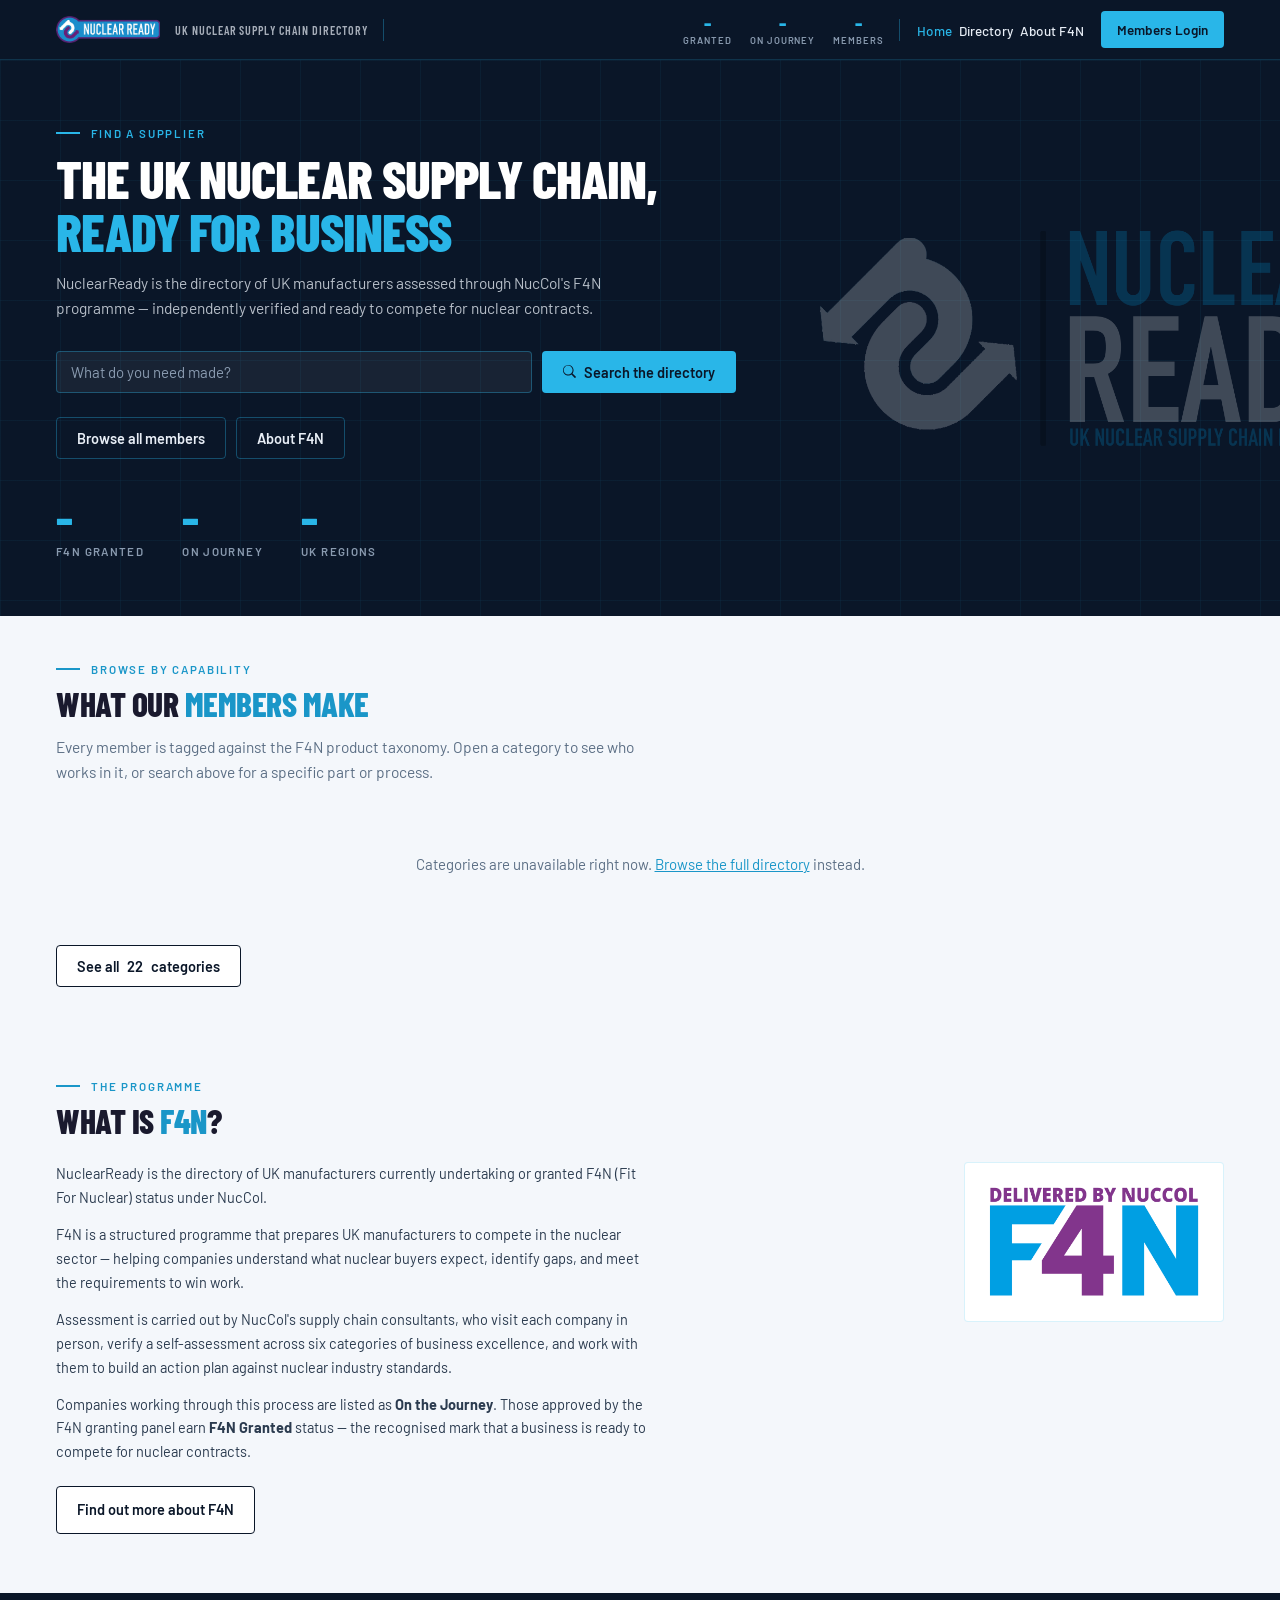
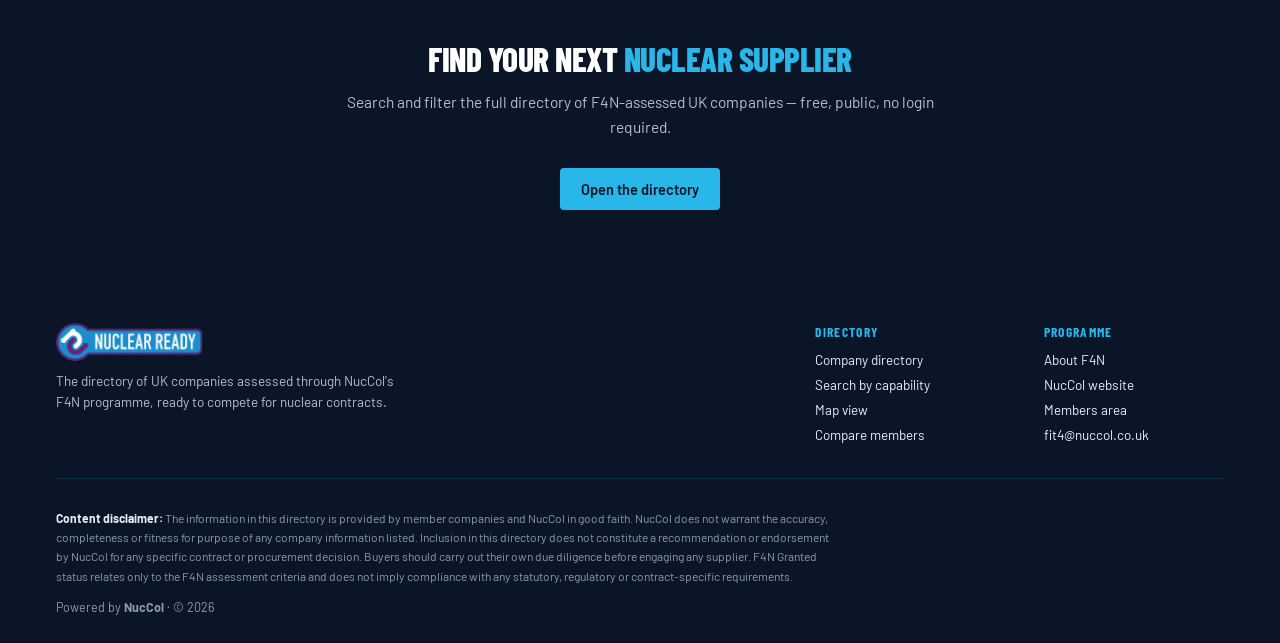
<file: index.html>
<!doctype html>
<html lang="en-GB">
<head>
<meta charset="utf-8">
<meta name="viewport" content="width=device-width, initial-scale=1">
<title>NuclearReady — The UK Nuclear Supply Chain Directory</title>
<meta name="description" content="The directory of UK manufacturers assessed through NucCol's Fit For Nuclear (F4N) programme. Search by what they make, what they hold and where they are.">
<link rel="preconnect" href="https://fonts.googleapis.com">
<link rel="preconnect" href="https://fonts.gstatic.com" crossorigin>
<link href="https://fonts.googleapis.com/css2?family=Barlow+Condensed:wght@600;700;800&family=Barlow:wght@400;500;600;700&display=swap" rel="stylesheet">
<link rel="stylesheet" href="nr-brand.css">
<style>
/* Page-specific only — everything shared lives in nr-brand.css */

#hero { position: relative; overflow: hidden; padding-top: 66px; padding-bottom: 58px; }
.hero-orbital {
  position: absolute; right: -80px; top: 50%; transform: translateY(-50%);
  width: 540px; max-width: 46vw; opacity: 0.22; pointer-events: none; user-select: none;
}
.hero-inner { position: relative; max-width: var(--maxw); margin: 0 auto; }
.hero-actions { display: flex; flex-wrap: wrap; gap: 10px; margin-top: 24px; }
.hero-stats { display: flex; flex-wrap: wrap; gap: 38px; margin-top: 36px; }
.hstat-num {
  font-family: 'Barlow Condensed', sans-serif; font-size: 44px; font-weight: 800;
  line-height: 1; color: var(--cyan); font-variant-numeric: tabular-nums;
}
.hstat-label {
  font-size: 11.5px; font-weight: 600; letter-spacing: 0.12em;
  text-transform: uppercase; color: var(--grey); margin-top: 5px;
}

/* Capability tiles */
.cat-grid { display: grid; grid-template-columns: repeat(3, minmax(0, 1fr)); gap: 16px; margin-top: 26px; }
.cat-tile {
  background: var(--white); border: 1px solid var(--border); border-top: 3px solid var(--cyan);
  border-radius: var(--r); padding: 20px 20px 22px;
  text-decoration: none; color: inherit; display: block; min-height: 120px;
}
.cat-tile:hover { border-color: var(--cyan2); border-top-color: var(--cyan2); }
.cat-count {
  font-family: 'Barlow Condensed', sans-serif; font-size: 38px; font-weight: 800;
  line-height: 1; color: var(--navy); font-variant-numeric: tabular-nums;
}
.cat-unit { font-size: 13px; color: var(--ink-mute); margin-left: 7px; }
.cat-name {
  font-family: 'Barlow Condensed', sans-serif; font-size: 18.5px; font-weight: 800;
  text-transform: uppercase; letter-spacing: 0.005em; line-height: 1.12;
  color: var(--navy); margin-top: 9px;
}

/* News */
.news-grid { display: grid; grid-template-columns: repeat(3, minmax(0, 1fr)); gap: 16px; margin-top: 24px; }
.news-card {
  background: var(--white); border: 1px solid var(--border); border-radius: var(--r);
  padding: 18px 20px 20px; text-decoration: none; color: inherit; display: block;
}
.news-card:hover { border-color: var(--cyan2); }
.news-tag {
  display: inline-block; font-size: 10.5px; font-weight: 700; letter-spacing: 0.1em;
  text-transform: uppercase; padding: 4px 9px; border-radius: var(--pill);
  background: var(--chip-bg); color: var(--cyan2); border: 1px solid var(--border-strong);
}
.news-title {
  font-family: 'Barlow Condensed', sans-serif; font-size: 18.5px; font-weight: 800;
  text-transform: uppercase; line-height: 1.12; color: var(--navy); margin: 11px 0 8px;
}
.news-excerpt { font-size: 13.5px; line-height: 1.55; color: var(--ink-mute); }
.news-meta {
  display: flex; flex-wrap: wrap; gap: 9px; justify-content: space-between;
  font-size: 12.5px; color: var(--ink-mute); margin-top: 12px;
  border-top: 1px solid var(--rule); padding-top: 10px;
}
.news-company { font-weight: 600; color: var(--navy); }

/* About */
.about-layout { display: flex; flex-wrap: wrap; gap: 38px; align-items: flex-start; margin-top: 24px; }
.about-text { flex: 999 1 460px; min-width: 0; }
.about-text p { font-size: 14.5px; line-height: 1.65; color: var(--ink-soft); margin: 0 0 13px; max-width: 74ch; }
.about-logo-box {
  flex: 1 1 260px; min-width: 0; background: var(--white);
  border: 1px solid var(--border); border-radius: var(--r); padding: 24px;
  display: flex; align-items: center; justify-content: center;
}

/* CTA */
#cta { text-align: center; padding-top: 50px; padding-bottom: 56px; }
#cta .lede { margin-left: auto; margin-right: auto; }

.footer-top { display: flex; flex-wrap: wrap; gap: 48px; }
.footer-brand { flex: 999 1 320px; min-width: 0; }
.footer-col { flex: 1 1 180px; min-width: 0; }

@media (max-width: 900px) {
  .cat-grid, .news-grid { grid-template-columns: 1fr; }
  .hero-orbital { display: none; }
  #hero { padding-top: 54px; }
  .hstat-num { font-size: 44px; }
  .hero-stats { gap: 30px; }
}
</style>
</head>
<body>

<!-- ── TOPBAR ─────────────────────────────────────────────── -->
<header class="topbar">
  <a class="topbar-logo" href="index.html">
    <img src="assets/logo-nuclearready.png" alt="NuclearReady">
  </a>
  <span class="topbar-title">UK Nuclear Supply Chain Directory</span>
  <span class="topbar-pipe"></span>
  <span class="topbar-spacer"></span>

  <div class="topbar-stats" aria-label="Programme figures">
    <div class="tstat"><div class="tstat-num" id="stat-granted">–</div><div class="tstat-label">Granted</div></div>
    <div class="tstat"><div class="tstat-num" id="stat-journey">–</div><div class="tstat-label">On Journey</div></div>
    <div class="tstat"><div class="tstat-num" id="stat-total">–</div><div class="tstat-label">Members</div></div>
  </div>
  <span class="topbar-pipe"></span>

  <nav aria-label="Main">
    <a class="nav-link is-current" href="index.html">Home</a>
    <a class="nav-link" href="directory.html">Directory</a>
    <a class="nav-link" href="#about">About F4N</a>
    <a class="nav-link" href="#news" id="nav-news" hidden>News</a>
  </nav>
  <a class="btn btn-primary btn-sm" href="https://www.nuccol.co.uk/members" target="_blank" rel="noopener">Members Login</a>
</header>

<!-- ── HERO ───────────────────────────────────────────────── -->
<section id="hero" class="band band-dark band-grid">
  <img class="hero-orbital" src="assets/hero-orbital.png" alt="" aria-hidden="true">
  <div class="hero-inner">
    <div class="eyebrow"><span class="eyebrow-text">Find a supplier</span></div>

    <h1>The UK nuclear supply chain,<br><span class="accent">ready for business</span></h1>

    <p class="lede">
      NuclearReady is the directory of UK manufacturers assessed through NucCol's
      F4N programme — independently verified and ready to compete for nuclear contracts.
    </p>

    <form class="searchbar" style="margin-top:30px" action="directory.html" method="get">
      <label class="sr-only" for="q">Search by part, process or approval</label>
      <input class="field" id="q" name="q" type="search" placeholder="What do you need made?" autocomplete="off">
      <button class="btn btn-primary" type="submit">
        <svg viewBox="0 0 16 16" fill="currentColor" aria-hidden="true"><path d="M11.74 10.34a6.5 6.5 0 1 0-1.4 1.4l3.86 3.85a1 1 0 0 0 1.41-1.41l-3.85-3.85zM6.3 11.73a5.5 5.5 0 1 1 0-11 5.5 5.5 0 0 1 0 11z"/></svg>
        Search the directory
      </button>
    </form>

    <div class="hero-actions">
      <a class="btn btn-ghost" href="directory.html">Browse all members</a>
      <a class="btn btn-ghost" href="#about">About F4N</a>
    </div>

    <div class="hero-stats">
      <div><div class="hstat-num" id="hs-granted">–</div><div class="hstat-label">F4N Granted</div></div>
      <div><div class="hstat-num" id="hs-journey">–</div><div class="hstat-label">On Journey</div></div>
      <div><div class="hstat-num" id="hs-regions">–</div><div class="hstat-label">UK Regions</div></div>
    </div>
  </div>
</section>

<!-- ── CAPABILITIES ───────────────────────────────────────── -->
<section id="capabilities" class="band band-light">
  <div class="inner">
    <div class="eyebrow"><span class="eyebrow-text">Browse by capability</span></div>
    <h2>What our <span class="accent">members make</span></h2>
    <p class="lede">
      Every member is tagged against the F4N product taxonomy. Open a category to see
      who works in it, or search above for a specific part or process.
    </p>

    <div class="cat-grid" id="cat-grid">
      <div class="empty" style="grid-column:1/-1"><div class="spinner"></div>Loading categories…</div>
    </div>

    <div style="margin-top:28px">
      <a class="btn btn-outline" href="directory.html#filters">See all <span id="cat-total">22</span> categories</a>
    </div>
  </div>
</section>

<!-- ── NEWS (revealed only when there are approved items) ─── -->
<section id="news" class="band band-white" hidden>
  <div class="inner">
    <div class="eyebrow"><span class="eyebrow-text">Latest from members</span></div>
    <h2>Member news <span class="accent">&amp; updates</span></h2>
    <div class="news-grid" id="news-grid"></div>
  </div>
</section>

<!-- ── ABOUT ──────────────────────────────────────────────── -->
<section id="about" class="band band-light">
  <div class="inner">
    <div class="eyebrow"><span class="eyebrow-text">The programme</span></div>
    <h2>What is <span class="accent">F4N</span>?</h2>

    <div class="about-layout">
      <div class="about-text">
        <p>NuclearReady is the directory of UK manufacturers currently undertaking or granted F4N (Fit For Nuclear) status under NucCol.</p>
        <p>F4N is a structured programme that prepares UK manufacturers to compete in the nuclear sector — helping companies understand what nuclear buyers expect, identify gaps, and meet the requirements to win work.</p>
        <p>Assessment is carried out by NucCol's supply chain consultants, who visit each company in person, verify a self-assessment across six categories of business excellence, and work with them to build an action plan against nuclear industry standards.</p>
        <p>Companies working through this process are listed as <strong>On the Journey</strong>. Those approved by the F4N granting panel earn <strong>F4N Granted</strong> status — the recognised mark that a business is ready to compete for nuclear contracts.</p>
        <p style="margin-top:22px"><a class="btn btn-outline" href="https://www.nuccol.co.uk/f4n" target="_blank" rel="noopener">Find out more about F4N</a></p>
      </div>
      <div class="about-logo-box">
        <img src="assets/logo-f4n.png" alt="F4N — Delivered by NucCol">
      </div>
    </div>
  </div>
</section>

<!-- ── CTA ────────────────────────────────────────────────── -->
<section id="cta" class="band band-dark">
  <div class="inner">
    <h2>Find your next <span class="accent">nuclear supplier</span></h2>
    <p class="lede">Search and filter the full directory of F4N-assessed UK companies — free, public, no login required.</p>
    <p style="margin-top:28px"><a class="btn btn-primary" href="directory.html">Open the directory</a></p>
  </div>
</section>

<!-- ── FOOTER ─────────────────────────────────────────────── -->
<footer class="footer">
  <div class="inner">
    <div class="footer-top">
      <div class="footer-brand">
        <img src="assets/logo-nuclearready.png" alt="NuclearReady" style="height:38px;width:auto">
        <div class="footer-tagline">
          The directory of UK companies assessed through NucCol's F4N programme,
          ready to compete for nuclear contracts.
        </div>
      </div>
      <div class="footer-col">
        <h4>Directory</h4>
        <ul>
          <li><a href="directory.html">Company directory</a></li>
          <li><a href="directory.html#filters">Search by capability</a></li>
          <li><a href="map.html">Map view</a></li>
          <li><a href="compare.html">Compare members</a></li>
        </ul>
      </div>
      <div class="footer-col">
        <h4>Programme</h4>
        <ul>
          <li><a href="https://www.nuccol.co.uk/f4n" target="_blank" rel="noopener">About F4N</a></li>
          <li><a href="https://www.nuccol.co.uk" target="_blank" rel="noopener">NucCol website</a></li>
          <li><a href="https://www.nuccol.co.uk/members" target="_blank" rel="noopener">Members area</a></li>
          <li><a href="mailto:fit4@nuccol.co.uk">fit4@nuccol.co.uk</a></li>
        </ul>
      </div>
    </div>

    <div class="footer-bottom">
      <p class="disclaimer">
        <strong>Content disclaimer:</strong> The information in this directory is provided by member
        companies and NucCol in good faith. NucCol does not warrant the accuracy, completeness or
        fitness for purpose of any company information listed. Inclusion in this directory does not
        constitute a recommendation or endorsement by NucCol for any specific contract or procurement
        decision. Buyers should carry out their own due diligence before engaging any supplier. F4N
        Granted status relates only to the F4N assessment criteria and does not imply compliance with
        any statutory, regulatory or contract-specific requirements.
      </p>
      <div class="footer-powered">Powered by <strong>NucCol</strong> · © 2026</div>
    </div>
  </div>
</footer>

<script src="nr-data.js"></script>
<script>
/* ── Stats + capability counts, both from one companies load ── */
(async function () {
  const setText = (id, v) => { const el = document.getElementById(id); if (el) el.textContent = v; };

  let companies = [];
  try {
    companies = await nrLoadCompanies();
  } catch (e) {
    console.warn('Could not reach the directory feed:', e.message);
    document.getElementById('cat-grid').innerHTML =
      '<div class="empty" style="grid-column:1/-1">Categories are unavailable right now. ' +
      '<a href="directory.html">Browse the full directory</a> instead.</div>';
    return;
  }

  const granted = companies.filter(c => c.status === 'Granted').length;
  const journey = companies.length - granted;
  const regions = new Set(companies.map(c => c.region).filter(Boolean)).size;

  setText('stat-granted', granted);
  setText('stat-journey', journey);
  setText('stat-total', companies.length);
  setText('hs-granted', granted);
  setText('hs-journey', journey);
  setText('hs-regions', regions);

  /* Live counts per product category — nothing hardcoded. */
  const cats = nrCategoryCounts(companies).filter(c => c.count > 0);
  setText('cat-total', TAXONOMY.categories.length);

  const grid = document.getElementById('cat-grid');
  if (!cats.length) {
    grid.innerHTML = '<div class="empty" style="grid-column:1/-1">No categories tagged yet.</div>';
    return;
  }
  grid.innerHTML = cats.slice(0, 9).map(c => `
    <a class="cat-tile" href="directory.html?category=${encodeURIComponent(c.name)}">
      <div><span class="cat-count">${c.count}</span><span class="cat-unit">member${c.count === 1 ? '' : 's'}</span></div>
      <div class="cat-name">${esc(c.name)}</div>
    </a>`).join('');
})();

/* ── Member news — approved rows only, via the public view ── */
(async function () {
  const grid = document.getElementById('news-grid');
  const section = document.getElementById('news');
  if (!grid) return;

  const TAGS = {
    'Contract Win': 'Contract win', 'F4N Achievement': 'F4N achievement',
    'New Capability': 'New capability', 'Investment & Growth': 'Investment',
    'Industry Event': 'Industry event', 'Company News': 'Company news'
  };

  let items = [];
  try {
    items = await nrGet('public_nr_news?select=*&order=pinned.desc,published_at.desc&limit=3');
  } catch (e) {
    return; /* no news section rather than an error on a public page */
  }
  if (!Array.isArray(items) || !items.length) return;

  grid.innerHTML = items.map(n => {
    const body = String(n.body || '');
    const excerpt = body.length > 240 ? body.slice(0, 237).replace(/\s+\S*$/, '') + '…' : body;
    const when = n.published_at
      ? new Date(n.published_at).toLocaleDateString('en-GB', { month: 'long', year: 'numeric' })
      : '';
    const slug = n.company_name ? slugify(n.company_name) : '';
    const href = slug ? `company.html?c=${encodeURIComponent(slug)}` : '';
    const open = href ? `a class="news-card" href="${href}"` : 'div class="news-card"';
    const close = href ? 'a' : 'div';
    return `<${open}>
      <span class="news-tag">${esc(TAGS[n.type] || n.type || 'News')}</span>
      <div class="news-title">${esc(n.title)}</div>
      <div class="news-excerpt">${esc(excerpt)}</div>
      <div class="news-meta"><span class="news-company">${esc(n.company_name)}</span><span>${esc(when)}</span></div>
    </${close}>`;
  }).join('');

  section.hidden = false;
  const navNews = document.getElementById('nav-news');
  if (navNews) navNews.hidden = false;
})();
</script>
</body>
</html>
</file>
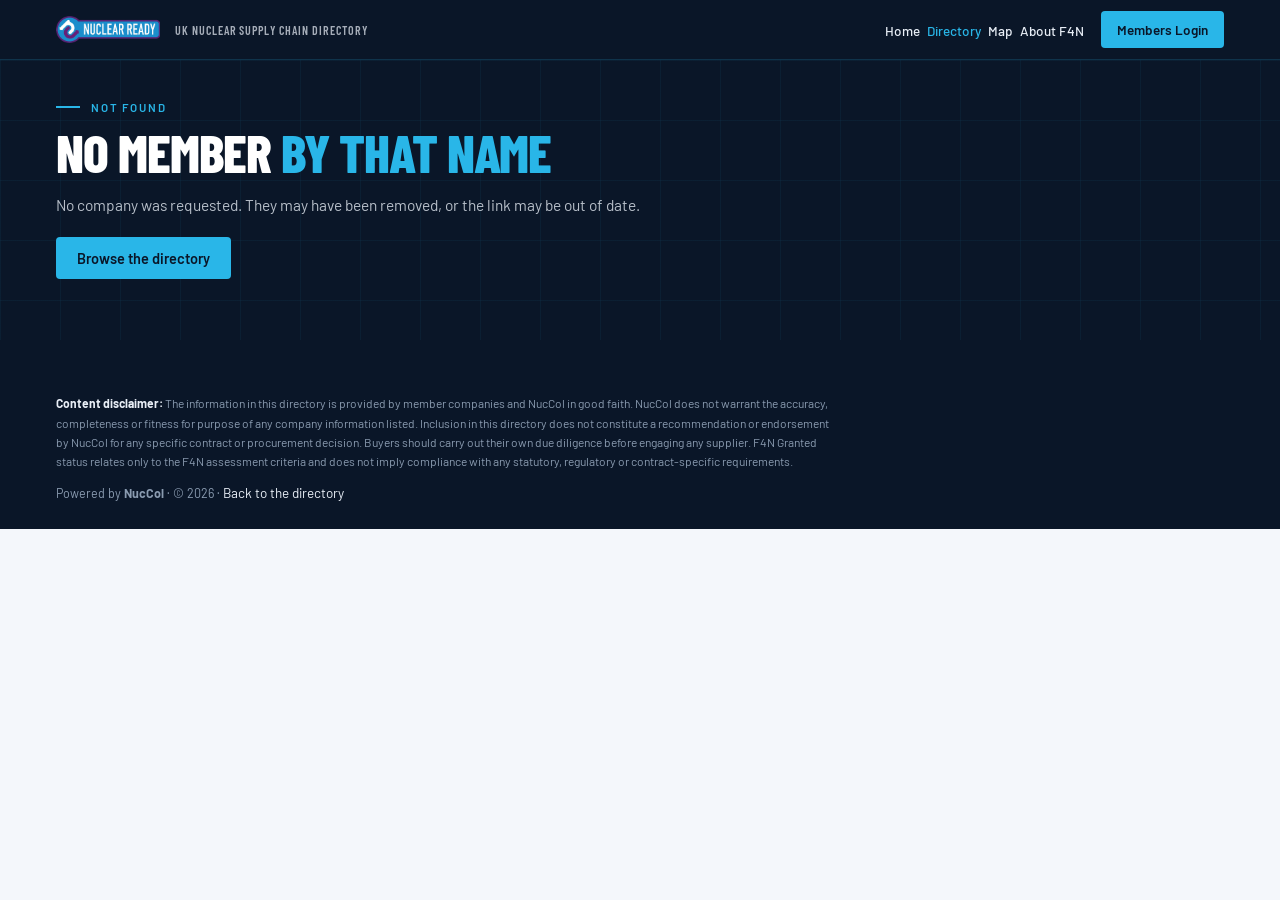
<file: company.html>
<!doctype html>
<html lang="en-GB">
<head>
<meta charset="utf-8">
<meta name="viewport" content="width=device-width, initial-scale=1">
<title>Member — NuclearReady</title>
<link rel="preconnect" href="https://fonts.googleapis.com">
<link rel="preconnect" href="https://fonts.gstatic.com" crossorigin>
<link href="https://fonts.googleapis.com/css2?family=Barlow+Condensed:wght@600;700;800&family=Barlow:wght@400;500;600;700&display=swap" rel="stylesheet">
<link rel="stylesheet" href="nr-brand.css">
<style>
.back {
  font-size: 13.5px; color: var(--grey); text-decoration: none;
  display: inline-flex; align-items: center; gap: 7px; min-height: 34px;
}
.back:hover { color: var(--cyan); }
.hero-split { display: flex; flex-wrap: wrap; gap: 38px; align-items: flex-start; margin-top: 14px; }
.hero-main { flex: 999 1 460px; min-width: 0; }
.hero-side { flex: 1 1 300px; min-width: 0; }
.meta-row { display: flex; flex-wrap: wrap; gap: 7px; margin: 14px 0 18px; }
.facts {
  display: grid; grid-template-columns: repeat(auto-fit, minmax(130px, 1fr)); gap: 20px;
  border-top: 1px solid var(--border); border-bottom: 1px solid var(--border);
  padding: 16px 0; margin-bottom: 22px;
}
.fact-v {
  font-family: 'Barlow Condensed', sans-serif; font-size: 30px; font-weight: 800;
  line-height: 1; color: var(--cyan); letter-spacing: -0.01em;
}
.fact-k { font-size: 12.5px; line-height: 1.4; color: var(--grey); margin-top: 6px; }
.logo-box {
  background: rgba(255,255,255,0.95); border: 1px solid var(--border-strong);
  border-radius: var(--r); padding: 22px; min-height: 150px;
  display: flex; align-items: center; justify-content: center;
}
.logo-box img { max-height: 110px; width: auto; object-fit: contain; }
.logo-fallback {
  font-family: 'Barlow Condensed', sans-serif; font-size: 44px; font-weight: 800;
  color: var(--ink-mute); letter-spacing: 0.02em;
}
.cols { display: flex; flex-wrap: wrap; gap: 24px; align-items: flex-start; }
.col-main { flex: 999 1 520px; min-width: 0; }
.col-side { flex: 1 1 290px; min-width: 0; display: flex; flex-direction: column; gap: 16px; }
.cap-group { border-bottom: 1px solid var(--rule); padding: 16px 0; }
.cap-group:last-child { border-bottom: 0; }
.cap-label {
  font-family: 'Barlow Condensed', sans-serif; font-size: 12.5px; font-weight: 700;
  letter-spacing: 0.08em; text-transform: uppercase; color: var(--ink-mute); margin-bottom: 9px;
}
.side-card { padding: 16px 18px 14px; }
.side-title {
  font-family: 'Barlow Condensed', sans-serif; font-size: 16px; font-weight: 800;
  text-transform: uppercase; letter-spacing: 0.01em; color: var(--navy); margin-bottom: 10px;
}
.kv { display: flex; flex-wrap: wrap; gap: 8px; padding: 7px 0; border-top: 1px solid var(--rule); font-size: 13.5px; }
.kv dt { flex: 1 1 110px; min-width: 0; color: var(--ink-mute); margin: 0; }
.kv dd { flex: 1 1 130px; min-width: 0; margin: 0; color: var(--navy); font-weight: 500; text-align: right; word-break: break-word; }
.tick { display: flex; gap: 8px; align-items: flex-start; padding: 6px 0; border-top: 1px solid var(--rule); font-size: 13.5px; color: var(--ink-soft); }
.tick svg { margin-top: 3px; flex-shrink: 0; }
.ph {
  border: 1px dashed var(--line); border-radius: var(--r); background: var(--wash);
  padding: 20px; text-align: center; font-size: 13px; line-height: 1.55; color: var(--ink-mute);
}
.prose p { font-size: 14.5px; line-height: 1.7; color: var(--ink-soft); margin: 0 0 13px; max-width: 76ch; }
.contact-grid { display: flex; flex-wrap: wrap; gap: 32px; align-items: flex-start; }
/* Member-supplied links under the description. rel includes nofollow:
   these are outbound links the member chose, not an endorsement. */
.link-list { list-style: none; margin: 10px 0 0; padding: 0; }
.link-list li { margin: 0 0 9px; padding-left: 18px; position: relative; }
.link-list li:last-child { margin-bottom: 2px; }
.link-list li::before {
  content: ''; position: absolute; left: 0; top: 7px;
  width: 6px; height: 6px; border-radius: 50%; background: var(--cyan2);
}
.link-list a {
  font-size: 14.5px; line-height: 1.5; color: var(--cyan2);
  text-decoration: none; border-bottom: 1px solid transparent; word-break: break-word;
}
.link-list a:hover { border-bottom-color: var(--cyan2); }
</style>
</head>
<body>

<header class="topbar">
  <a class="topbar-logo" href="index.html"><img src="assets/logo-nuclearready.png" alt="NuclearReady"></a>
  <span class="topbar-title">UK Nuclear Supply Chain Directory</span>
  <span class="topbar-spacer"></span>
  <nav aria-label="Main">
    <a class="nav-link" href="index.html">Home</a>
    <a class="nav-link is-current" href="directory.html">Directory</a>
    <a class="nav-link" href="map.html">Map</a>
    <a class="nav-link" href="index.html#about">About F4N</a>
  </nav>
  <a class="btn btn-primary btn-sm" href="https://www.nuccol.co.uk/members" target="_blank" rel="noopener">Members Login</a>
</header>

<main id="page">
  <section class="band band-dark band-grid" style="padding-top:22px">
    <div class="inner"><div class="empty" style="color:var(--grey)"><div class="spinner"></div>Loading member…</div></div>
  </section>
</main>

<footer class="footer">
  <div class="inner">
    <div class="footer-bottom" style="border-top:0;margin-top:0;padding-top:0">
      <p class="disclaimer">
        <strong>Content disclaimer:</strong> The information in this directory is provided by member
        companies and NucCol in good faith. NucCol does not warrant the accuracy, completeness or
        fitness for purpose of any company information listed. Inclusion in this directory does not
        constitute a recommendation or endorsement by NucCol for any specific contract or procurement
        decision. Buyers should carry out their own due diligence before engaging any supplier. F4N
        Granted status relates only to the F4N assessment criteria and does not imply compliance with
        any statutory, regulatory or contract-specific requirements.
      </p>
      <div class="footer-powered">Powered by <strong>NucCol</strong> · © 2026 · <a href="directory.html">Back to the directory</a></div>
    </div>
  </div>
</footer>

<script src="nr-data.js"></script>
<script>
const TICK = '<svg width="14" height="14" viewBox="0 0 16 16" fill="#1a96c8" aria-hidden="true"><path d="M6.2 11.8 2.6 8.2 4 6.8l2.2 2.2 5.8-5.8 1.4 1.4z"/></svg>';

function initials(name) {
  return (name || '').replace(/[^a-zA-Z ]/g, '').split(' ').filter(Boolean)
    .slice(0, 2).map(w => w[0]).join('').toUpperCase() || '?';
}

/* The row stores one flat capability list. Bucket it back into the
   taxonomy groups so the page reads like a scope of supply rather
   than a word cloud. Anything unrecognised lands in Other. */
function groupCapabilities(c) {
  const flat = [...new Set(c.capabilities || [])];
  const used = new Set();
  const groups = [];
  Object.keys(GROUP_CONFIG).forEach(k => {
    if (k === 'markets' || k === 'services') return;
    const tax = TAXONOMY[GROUP_CONFIG[k].taxKey] || [];
    const hit = flat.filter(v => tax.some(t => t.toLowerCase() === v.toLowerCase()));
    hit.forEach(v => used.add(v));
    if (hit.length) groups.push({ label: GROUP_LABELS[k], items: hit });
  });
  if ((c.services || []).length) groups.push({ label: 'Other capability', items: c.services });
  const rest = flat.filter(v => !used.has(v));
  if (rest.length) groups.push({ label: 'Also listed', items: rest });
  return groups;
}

function pills(list) {
  return `<div class="pill-row">${list.map(t => `<span class="pill">${esc(t)}</span>`).join('')}</div>`;
}

/* Members write the long description in a textarea, so blank
   lines are paragraph breaks. Escape first, then split — never
   the other way round. */
function paras(text) {
  return String(text).split(/\n\s*\n/).map(p => p.trim()).filter(Boolean)
    .map(p => `<p>${esc(p).replace(/\n/g, '<br>')}</p>`).join('');
}

function kv(k, v, placeholder) {
  const val = v && String(v).trim() ? esc(v) : (placeholder ? `<span style="color:var(--ink-mute)">${esc(placeholder)}</span>` : null);
  return val ? `<div class="kv"><dt>${esc(k)}</dt><dd>${val}</dd></div>` : '';
}

function render(c) {
  const granted = c.status === 'Granted';
  const place = [c.city, c.county].filter(Boolean).join(', ');
  const site = safeUrl(c.website);
  const logo = safeUrl(c.logo_url);
  const caseUrl = safeUrl(c.case_study_url);

  const facts = [
    c.year_joined ? { v: c.year_joined, k: 'Member since' } : null,
    c.employees ? { v: c.employees, k: 'Employees' } : null,
    c.main_commodity_group ? { v: (c.accreditations || []).length || '—', k: 'Approvals held' } : null
  ].filter(Boolean);

  const groups = groupCapabilities(c);

  document.title = `${c.name} — NuclearReady`;

  document.getElementById('page').innerHTML = `
  <section class="band band-dark band-grid" style="padding-top:18px">
    <div class="inner">
      <a class="back" href="directory.html">
        <svg width="12" height="12" viewBox="0 0 16 16" fill="currentColor" aria-hidden="true"><path d="M7.5 1.5 1 8l6.5 6.5 1.4-1.4L4.8 9H15V7H4.8l4.1-4.1z"/></svg>
        Back to the directory
      </a>

      <div class="hero-split">
        <div class="hero-main">
          <div class="eyebrow"><span class="eyebrow-text">${granted ? 'F4N granted member' : 'On the F4N journey'}</span></div>
          <h1>${esc(c.name)}</h1>

          <div class="meta-row">
            <span class="pill ${granted ? 'pill-granted' : ''}">${granted ? 'Granted' : 'On journey'}${c.year_joined ? ' ' + c.year_joined : ''}</span>
            ${place ? `<span class="pill">${esc(place)}</span>` : ''}
            ${c.region ? `<span class="pill">${esc(c.region)}</span>` : ''}
          </div>

          ${c.description ? `<p class="lede" style="margin-top:0">${esc(c.description)}</p>` : ''}

          ${facts.length ? `<div class="facts" style="margin-top:22px">
            ${facts.map(f => `<div><div class="fact-v">${esc(f.v)}</div><div class="fact-k">${esc(f.k)}</div></div>`).join('')}
          </div>` : '<div style="height:22px"></div>'}

          <div style="display:flex;flex-wrap:wrap;gap:10px">
            <a class="btn btn-primary" href="#contact">Contact this member</a>
            ${site ? `<a class="btn btn-ghost" href="${site}" target="_blank" rel="noopener">Visit their website</a>` : ''}
            ${c.lat && c.lng ? `<a class="btn btn-ghost" href="map.html?c=${encodeURIComponent(c.slug)}">See on the map</a>` : ''}
          </div>
        </div>

        <div class="hero-side">
          <div class="logo-box">
            ${logo ? `<img src="${logo}" alt="${esc(c.name)} logo" onerror="this.parentNode.innerHTML='<div class=&quot;logo-fallback&quot;>${initials(c.name)}</div>'">`
                   : `<div class="logo-fallback">${initials(c.name)}</div>`}
          </div>
        </div>
      </div>
    </div>
  </section>

  <section class="band band-light" style="padding-top:34px">
    <div class="inner">
      <div class="eyebrow"><span class="eyebrow-text">Scope of supply</span></div>
      <h2>What they <span class="accent">do</span></h2>

      <div class="cols" style="margin-top:22px">
        <div class="col-main">
          <div class="card" style="padding:4px 22px 16px">
            ${groups.length ? groups.map(g => `
              <div class="cap-group">
                <div class="cap-label">${esc(g.label)}</div>
                ${pills(g.items)}
              </div>`).join('')
            : '<div class="empty">No capabilities recorded yet. The member can add these from the members area.</div>'}
          </div>

          ${c.full_description && c.full_description.trim() ? `
          <div class="card" style="padding:18px 22px 4px;margin-top:16px">
            <div class="cap-label">About ${esc(c.name)}</div>
            <div class="prose">${paras(c.full_description)}</div>
          </div>` : ''}

          ${(c.links || []).length ? `
          <div class="card" style="padding:18px 22px;margin-top:16px">
            <div class="cap-label">More about ${esc(c.name)}</div>
            <ul class="link-list">
              ${c.links.map(l => `<li><a href="${l.url}" target="_blank" rel="noopener nofollow">${esc(l.label || l.url)}</a></li>`).join('')}
            </ul>
          </div>` : ''}

          ${caseUrl || c.case_study_url ? `
          <div style="margin-top:26px">
            <div class="eyebrow"><span class="eyebrow-text">Evidence</span></div>
            <h2 style="margin-bottom:16px">Recent <span class="accent">work</span></h2>
            <div class="card" style="padding:18px 22px">
              <p style="margin:0 0 12px;font-size:14.5px;line-height:1.6;color:var(--ink-soft)">
                ${esc(c.name)} has published a case study showing nuclear work they have delivered.
              </p>
              ${caseUrl ? `<a class="btn btn-outline btn-sm" href="${caseUrl}" target="_blank" rel="noopener">Read the case study</a>` : ''}
            </div>
          </div>` : ''}
        </div>

        <div class="col-side">
          <div class="card side-card">
            <div class="side-title">Approvals held</div>
            ${(c.accreditations || []).length
              ? (c.accreditations || []).map(a => `<div class="tick">${TICK}<span>${esc(a)}</span></div>`).join('')
              : `<div class="ph">No approvals recorded yet.</div>`}
          </div>

          <div class="card side-card">
            <div class="side-title">Company details</div>
            ${kv('Status', granted ? 'F4N Granted' : 'On the journey')}
            ${kv('Member since', c.year_joined)}
            ${kv('Employees', c.employees, 'Not supplied')}
            ${kv('Turnover', c.turnover, 'Not supplied')}
            ${kv('Main commodity', c.main_commodity_group)}
            ${kv('Region', c.region)}
            ${kv('Postcode', c.postcode, 'Not supplied')}
          </div>

          ${(c.markets || []).length ? `
          <div class="card side-card">
            <div class="side-title">Markets served</div>
            ${pills(c.markets)}
          </div>` : ''}
        </div>
      </div>
    </div>
  </section>

  <section class="band band-dark" id="contact" style="padding-top:34px">
    <div class="inner">
      <div class="eyebrow"><span class="eyebrow-text">Get in touch</span></div>
      <h2>Talk to <span class="accent">${esc(c.name)}</span></h2>
      <p class="lede">Enquiries go straight to the member. NucCol does not sit in the middle of the conversation.</p>

      <div class="contact-grid" style="margin-top:22px">
        <div style="flex:1 1 280px;min-width:0">
          ${[['Contact', c.contact_name], ['Telephone', c.contact_phone], ['Email', c.contact_email],
             ['Address', [c.address, c.city, c.county, c.postcode].filter(Boolean).join(', ')]]
            .filter(([, v]) => v && String(v).trim())
            .map(([k, v]) => `<div class="kv" style="border-color:var(--border)">
                <dt style="color:var(--grey)">${esc(k)}</dt>
                <dd style="color:var(--light);text-align:left;flex:2 1 160px">${
                  k === 'Email' ? `<a href="mailto:${esc(v)}">${esc(v)}</a>` : esc(v)}</dd>
              </div>`).join('') || '<p style="font-size:13.5px;color:var(--grey);margin:0">No contact details on file. Use the NucCol team below.</p>'}
        </div>
        <div style="flex:1 1 240px;min-width:0;display:flex;flex-wrap:wrap;gap:10px;align-items:flex-start">
          ${c.contact_email ? `<a class="btn btn-primary" href="mailto:${esc(c.contact_email)}?subject=${encodeURIComponent('Enquiry via NuclearReady')}">Email this member</a>` : ''}
          ${c.linkedin && safeUrl(c.linkedin) ? `<a class="btn btn-ghost" href="${safeUrl(c.linkedin)}" target="_blank" rel="noopener">LinkedIn</a>` : ''}
          <a class="btn btn-ghost" href="mailto:fit4@nuccol.co.uk?subject=${encodeURIComponent('Enquiry about ' + c.name)}">Ask NucCol</a>
        </div>
      </div>
    </div>
  </section>`;
}

function notFound(slug) {
  document.getElementById('page').innerHTML = `
  <section class="band band-dark band-grid" style="padding-top:40px">
    <div class="inner">
      <div class="eyebrow"><span class="eyebrow-text">Not found</span></div>
      <h1>No member <span class="accent">by that name</span></h1>
      <p class="lede">${slug ? `Nothing in the directory matches <strong>${esc(slug)}</strong>.` : 'No company was requested.'}
      They may have been removed, or the link may be out of date.</p>
      <p style="margin-top:20px"><a class="btn btn-primary" href="directory.html">Browse the directory</a></p>
    </div>
  </section>`;
}

(async function () {
  const slug = new URLSearchParams(location.search).get('c');
  if (!slug) { notFound(''); return; }
  try {
    const c = await nrLoadCompanyBySlug(slug);
    if (!c) { notFound(slug); return; }
    render(c);
  } catch (e) {
    console.error(e);
    document.getElementById('page').innerHTML = `
    <section class="band band-dark band-grid" style="padding-top:40px"><div class="inner">
      <h1>Directory <span class="accent">unavailable</span></h1>
      <p class="lede">The member feed could not be reached. Please try again shortly.</p>
      <p style="margin-top:20px"><a class="btn btn-primary" href="directory.html">Back to the directory</a></p>
    </div></section>`;
  }
})();
</script>
</body>
</html>
</file>
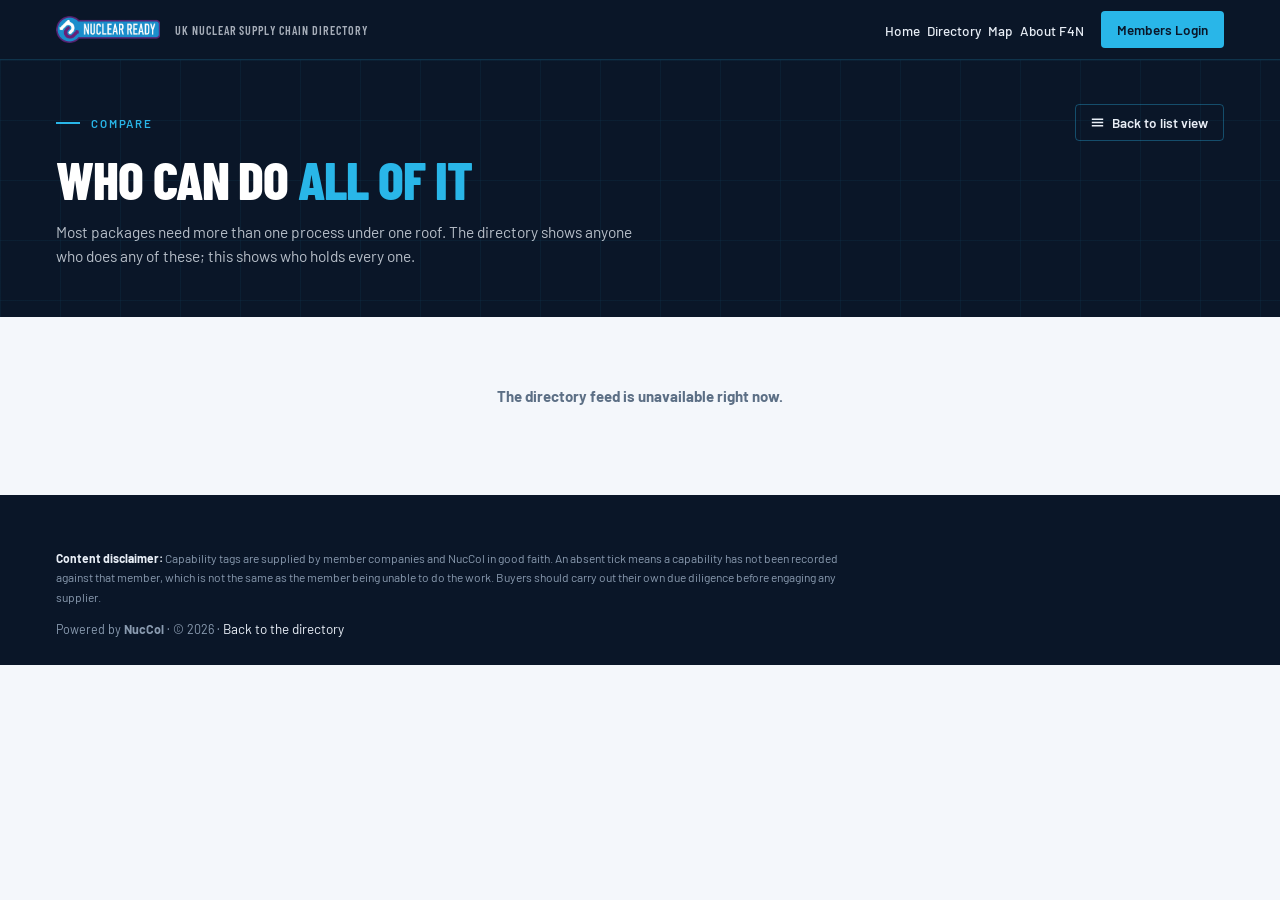
<file: compare.html>
<!doctype html>
<html lang="en-GB">
<head>
<meta charset="utf-8">
<meta name="viewport" content="width=device-width, initial-scale=1">
<title>Compare — NuclearReady</title>
<meta name="description" content="See which F4N members hold every capability your package needs.">
<link rel="preconnect" href="https://fonts.googleapis.com">
<link rel="preconnect" href="https://fonts.gstatic.com" crossorigin>
<link href="https://fonts.googleapis.com/css2?family=Barlow+Condensed:wght@600;700;800&family=Barlow:wght@400;500;600;700&display=swap" rel="stylesheet">
<link rel="stylesheet" href="nr-brand.css">
<style>
.req-row { display: flex; flex-wrap: wrap; gap: 7px; align-items: center; margin-top: 18px; }
.req-label { font-size: 13.5px; color: var(--grey); }
.req {
  display: inline-flex; align-items: center; gap: 8px;
  font-family: 'Barlow', sans-serif; font-size: 12.5px; font-weight: 600;
  padding: 6px 9px 6px 13px; min-height: 32px; border-radius: var(--pill);
  background: var(--cyan); border: 1px solid var(--cyan); color: var(--navy); cursor: pointer;
}
.req span { font-size: 15px; line-height: 1; opacity: .7; }
.req:hover span { opacity: 1; }

.mx { min-width: 760px; }
.mx-head, .mx-row { display: grid; align-items: stretch; }
.mx-head { border-bottom: 1px solid var(--rule2); background: var(--wash2); }
.mx-row { border-bottom: 1px solid var(--rule); }
.mx-row:last-child { border-bottom: 0; }
.mx-co { padding: 10px 16px; min-width: 0; }
.mx-col {
  border-left: 1px solid var(--rule); display: flex; align-items: center;
  justify-content: center; padding: 6px 4px;
}
.mx-colhead {
  border-left: 1px solid var(--rule); padding: 10px 4px 11px;
  display: flex; flex-direction: column; align-items: center; justify-content: flex-end; gap: 8px;
  min-height: 150px;
}
.mx-colhead span {
  writing-mode: vertical-rl; transform: rotate(180deg);
  font-family: 'Barlow Condensed', sans-serif; font-size: 13.5px; font-weight: 700;
  text-transform: uppercase; letter-spacing: 0.04em; line-height: 1.15;
  color: var(--ink-soft); text-align: left;
}
.cell { width: 14px; height: 14px; border-radius: 3px; }
.cell-has { background: var(--navy); }
.cell-req { background: var(--cyan); }
.cell-no { background: var(--white); border: 1px solid var(--line); }
.mx-row.miss { opacity: .34; }
.legend { display: flex; flex-wrap: wrap; gap: 20px; align-items: center; margin-top: 14px; font-size: 13px; color: var(--ink-mute); }
.legend div { display: flex; align-items: center; gap: 8px; }
.summary-line {
  font-family: 'Barlow Condensed', sans-serif; font-size: 26px; font-weight: 800;
  text-transform: uppercase; letter-spacing: -0.005em; color: var(--navy); line-height: 1.1;
}
@media (max-width: 760px) { .req-row { margin-top: 14px; } }
</style>
</head>
<body>

<header class="topbar">
  <a class="topbar-logo" href="index.html"><img src="assets/logo-nuclearready.png" alt="NuclearReady"></a>
  <span class="topbar-title">UK Nuclear Supply Chain Directory</span>
  <span class="topbar-spacer"></span>
  <nav aria-label="Main">
    <a class="nav-link" href="index.html">Home</a>
    <a class="nav-link" href="directory.html">Directory</a>
    <a class="nav-link" href="map.html">Map</a>
    <a class="nav-link" href="index.html#about">About F4N</a>
  </nav>
  <a class="btn btn-primary btn-sm" href="https://www.nuccol.co.uk/members" target="_blank" rel="noopener">Members Login</a>
</header>

<section class="band band-dark band-grid" style="padding-top:44px;padding-bottom:30px">
  <div class="inner">
    <div class="eyebrow">
      <span class="eyebrow-text">Compare</span>
      <span style="flex:1 1 auto"></span>
      <a class="btn btn-ghost btn-sm" href="directory.html">
        <svg viewBox="0 0 16 16" fill="currentColor" aria-hidden="true"><path d="M1 3h14v2H1V3zm0 4h14v2H1V7zm0 4h14v2H1v-2z"/></svg>
        Back to list view
      </a>
    </div>
    <h1>Who can do <span class="accent">all of it</span></h1>
    <p class="lede">
      Most packages need more than one process under one roof. The directory shows anyone who does
      any of these; this shows who holds every one.
    </p>
    <div class="req-row" id="req-row"></div>
  </div>
</section>

<section class="band band-light" style="padding-top:26px">
  <div class="inner" id="body">
    <div class="empty"><div class="spinner"></div>Loading members…</div>
  </div>
</section>

<footer class="footer">
  <div class="inner">
    <div class="footer-bottom" style="border-top:0;margin-top:0;padding-top:0">
      <p class="disclaimer">
        <strong>Content disclaimer:</strong> Capability tags are supplied by member companies and
        NucCol in good faith. An absent tick means a capability has not been recorded against that
        member, which is not the same as the member being unable to do the work. Buyers should carry
        out their own due diligence before engaging any supplier.
      </p>
      <div class="footer-powered">Powered by <strong>NucCol</strong> · © 2026 · <a href="directory.html">Back to the directory</a></div>
    </div>
  </div>
</footer>

<script src="nr-data.js"></script>
<script>
let COMPANIES = [];
let REQS = [];

/* ?caps=A|B|C comes from the directory's compare bar. */
function readReqs() {
  const raw = new URLSearchParams(location.search).get('caps') || '';
  return raw.split('|').map(s => s.trim()).filter(Boolean).slice(0, 8);
}

/* A capability string can come from any group, so find the config
   whose taxonomy actually lists it and match with those rules. */
function cfgFor(cap) {
  for (const k of Object.keys(GROUP_CONFIG)) {
    const tax = TAXONOMY[GROUP_CONFIG[k].taxKey] || [];
    if (tax.some(t => t.toLowerCase() === cap.toLowerCase())) return GROUP_CONFIG[k];
  }
  return GROUP_CONFIG.commodity;
}

function holds(c, cap) {
  const cfg = cfgFor(cap);
  return nrFieldMatches(cfg, c[cfg.field] || [], cap);
}

function renderReqs() {
  document.getElementById('req-row').innerHTML = REQS.length
    ? `<span class="req-label">Carried over from your filters</span>` + REQS.map(r =>
        `<button class="req" type="button" data-cap="${esc(r)}" aria-label="Remove ${esc(r)}">${esc(r)}<span aria-hidden="true">&times;</span></button>`).join('')
    : '';
}

function setUrl() {
  const u = new URL(location.href);
  if (REQS.length) u.searchParams.set('caps', REQS.join('|')); else u.searchParams.delete('caps');
  history.replaceState(null, '', u);
}

function render() {
  const box = document.getElementById('body');

  if (REQS.length < 2) {
    box.innerHTML = `
      <div class="note" style="max-width:70ch">
        <div class="summary-line" style="font-size:22px;margin-bottom:8px">A matrix needs two or more capabilities</div>
        <p style="margin:0 0 14px;font-size:14.5px;line-height:1.6;color:var(--ink-soft)">
          With one, or none, the list view answers the same question in less space.
          Tick a second capability in the directory and come back.
        </p>
        <a class="btn btn-primary btn-sm" href="directory.html">Back to the directory</a>
      </div>`;
    return;
  }

  /* Only members holding at least one requirement — the rest are
     noise, and the directory already lists everyone. */
  const rows = COMPANIES
    .map(c => {
      const hits = REQS.map(r => holds(c, r));
      return { c, hits, n: hits.filter(Boolean).length, all: hits.every(Boolean) };
    })
    .filter(r => r.n > 0)
    .sort((a, b) => b.n - a.n || a.c.name.localeCompare(b.c.name));

  const full = rows.filter(r => r.all).length;
  const cols = `grid-template-columns: minmax(220px, 2fr) repeat(${REQS.length}, minmax(64px, 1fr));`;

  box.innerHTML = `
    <div style="display:flex;flex-wrap:wrap;gap:14px;align-items:baseline;margin-bottom:16px">
      <div class="summary-line" style="flex:1 1 320px">
        ${full
          ? `${full} member${full === 1 ? '' : 's'} hold${full === 1 ? 's' : ''} all ${REQS.length}`
          : `No single member holds all ${REQS.length}`}
      </div>
      <div style="font-size:13.5px;color:var(--ink-mute)">${rows.length} shown, of ${COMPANIES.length} members</div>
    </div>

    ${!full ? `<div class="note" style="margin-bottom:16px">
      <p style="margin:0;font-size:14px;line-height:1.6;color:var(--ink-soft)">
        Nobody covers the whole scope on their own. The rows below are sorted by how much each one
        covers, so the top of the list is where a pair of members would come from.
      </p></div>` : ''}

    <div class="card">
      <div class="table-wrap">
        <div class="mx">
          <div class="mx-head" style="${cols}">
            <div class="mx-co" style="display:flex;align-items:flex-end;font-size:12.5px;color:var(--ink-mute)">
              Sorted by how many of your capabilities each member holds
            </div>
            ${REQS.map(r => `<div class="mx-colhead"><span>${esc(r)}</span></div>`).join('')}
          </div>
          ${rows.map(r => `
            <div class="mx-row${r.all ? '' : ' miss'}" style="${cols}">
              <div class="mx-co">
                <a class="co-name" href="company.html?c=${encodeURIComponent(r.c.slug)}">${esc(r.c.name)}</a>
                <div class="co-meta">${esc([r.c.city, r.c.county].filter(Boolean).join(', ') || r.c.region || '')}${r.c.status === 'Granted' ? ' · Granted' : ' · On journey'}</div>
              </div>
              ${r.hits.map(h => `<div class="mx-col"><span class="cell ${h ? (r.all ? 'cell-req' : 'cell-has') : 'cell-no'}"></span></div>`).join('')}
            </div>`).join('')}
        </div>
      </div>
    </div>

    <div class="legend">
      <div><span class="cell cell-req"></span> Holds every capability you asked for</div>
      <div><span class="cell cell-has"></span> Holds this one</div>
      <div><span class="cell cell-no"></span> Not recorded</div>
    </div>`;
}

(async function () {
  REQS = readReqs();
  renderReqs();
  try {
    COMPANIES = await nrLoadCompanies();
  } catch (e) {
    document.getElementById('body').innerHTML =
      '<div class="empty"><strong>The directory feed is unavailable right now.</strong></div>';
    console.error(e); return;
  }
  render();
})();

document.getElementById('req-row').addEventListener('click', e => {
  const b = e.target.closest('.req');
  if (!b) return;
  REQS = REQS.filter(r => r !== b.dataset.cap);
  renderReqs(); setUrl(); render();
});
</script>
</body>
</html>
</file>
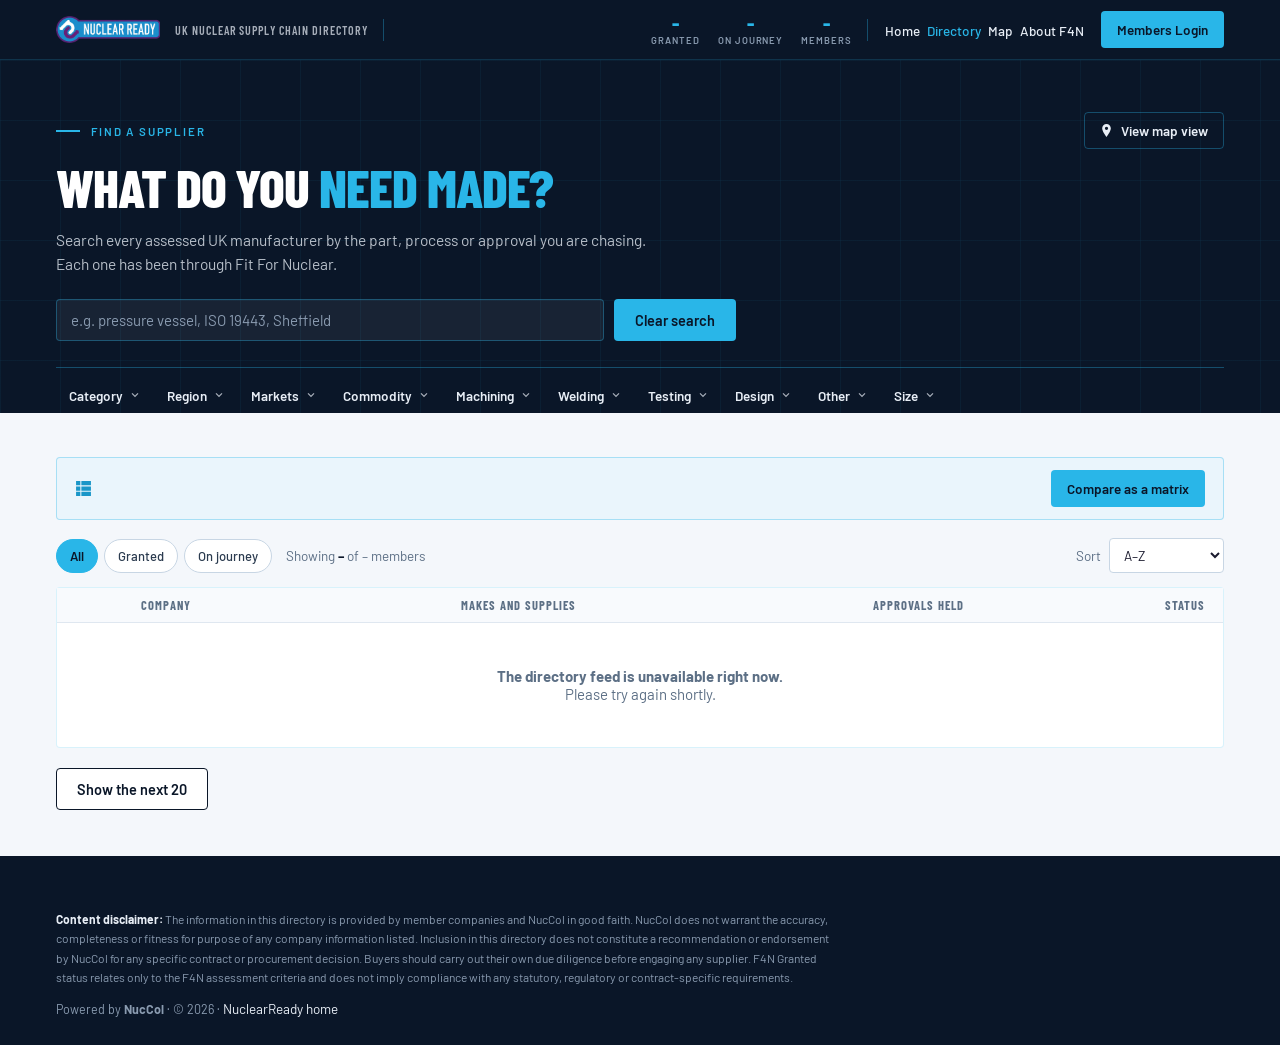
<file: directory.html>
<!doctype html>
<html lang="en-GB">
<head>
<meta charset="utf-8">
<meta name="viewport" content="width=device-width, initial-scale=1">
<title>Directory — NuclearReady</title>
<meta name="description" content="Search 50+ assessed UK nuclear manufacturers by part, process, approval or region.">
<link rel="preconnect" href="https://fonts.googleapis.com">
<link rel="preconnect" href="https://fonts.gstatic.com" crossorigin>
<link href="https://fonts.googleapis.com/css2?family=Barlow+Condensed:wght@600;700;800&family=Barlow:wght@400;500;600;700&display=swap" rel="stylesheet">
<link rel="stylesheet" href="nr-brand.css">
<style>
/* Page-specific only */

/* ── Filter menu bar, along the bottom of the navy band ───
   One row of group names. Clicking a name drops its options
   down from that name; opening another closes the first. */
.fbar {
  display: flex; flex-wrap: wrap; gap: 1px;
  margin-top: 26px; padding-top: 9px;
  border-top: 1px solid var(--border-strong);
}
.fbar-item { position: relative; }
.fbar-btn {
  font-family: 'Barlow', sans-serif; font-size: 13.5px; font-weight: 600;
  background: transparent; border: 0; color: var(--light);
  padding: 9px 13px; min-height: 36px; border-radius: var(--r) var(--r) 0 0;
  display: inline-flex; align-items: center; gap: 7px; cursor: pointer; white-space: nowrap;
}
.fbar-btn:hover { background: rgba(255,255,255,0.08); color: var(--white); }
.fbar-btn[aria-expanded="true"] { background: var(--white); color: var(--navy); }
.fbar-btn .chev { width: 10px; height: 10px; transition: transform .15s; opacity: .7; }
.fbar-btn[aria-expanded="true"] .chev { transform: rotate(180deg); opacity: 1; }
.fbar-n {
  background: var(--cyan); color: var(--navy); border-radius: var(--pill);
  font-size: 11px; font-weight: 700; padding: 1px 7px; font-variant-numeric: tabular-nums;
}
.fbar-btn[aria-expanded="true"] .fbar-n { background: var(--navy); color: var(--cyan); }

.fdrop {
  position: absolute; top: 100%; left: 0; z-index: 60;
  width: 310px; max-width: 88vw;
  background: var(--white); border: 1px solid var(--border);
  border-top: 0; border-radius: 0 var(--r) var(--r) var(--r);
  box-shadow: 0 14px 34px rgba(10,22,40,0.3);
  padding: 13px 15px 11px;
}
.fdrop.align-right { left: auto; right: 0; border-radius: var(--r) 0 var(--r) var(--r); }
.fdrop-head {
  display: flex; flex-wrap: wrap; gap: 10px; align-items: baseline;
  padding-bottom: 8px; margin-bottom: 7px; border-bottom: 1px solid var(--rule);
}
.fdrop-list { max-height: 268px; overflow-y: auto; padding-right: 3px; }
.fdrop-list::-webkit-scrollbar { width: 5px; }
.fdrop-list::-webkit-scrollbar-thumb { background: var(--line); border-radius: 3px; }
.fdrop-search {
  width: 100%; font-family: 'Barlow', sans-serif; font-size: 13px;
  padding: 6px 9px; background: var(--wash); border: 1px solid #d3e0ec;
  border-radius: var(--r); color: var(--ink); margin-bottom: 7px;
}
.fdrop-none { font-size: 13px; color: var(--ink-mute); padding: 8px 0; }
.link-btn {
  font-size: 12.5px; background: none; border: 0; color: var(--cyan2);
  cursor: pointer; padding: 4px 0; text-decoration: underline; text-underline-offset: 3px;
}
.check-count { font-size: 11.5px; color: var(--ink-mute); font-variant-numeric: tabular-nums; }

/* Selected filters */
.active-chips { display: flex; flex-wrap: wrap; gap: 6px; align-items: center; margin-bottom: 14px; }
.chip-x {
  display: inline-flex; align-items: center; gap: 7px;
  font-family: 'Barlow', sans-serif; font-size: 12.5px; font-weight: 500;
  padding: 5px 8px 5px 12px; min-height: 30px; border-radius: var(--pill);
  background: var(--cyan); border: 1px solid var(--cyan); color: var(--navy); cursor: pointer;
}
.chip-x span { font-size: 15px; line-height: 1; opacity: .7; }
.chip-x:hover span { opacity: 1; }

.compare-bar {
  display: flex; flex-wrap: wrap; gap: 14px; align-items: center;
  background: var(--chip-bg); border: 1px solid var(--border-strong);
  border-radius: var(--r); padding: 12px 18px; margin-bottom: 18px;
}
.compare-bar p { margin: 0; flex: 999 1 320px; min-width: 0; font-size: 13.5px; line-height: 1.5; color: var(--chip-ink); }

.toolbar { display: flex; flex-wrap: wrap; gap: 14px; align-items: center; padding-bottom: 14px; }
.status-tabs { display: flex; flex-wrap: wrap; gap: 6px; }
.status-tab {
  font-family: 'Barlow', sans-serif; font-size: 13px; font-weight: 500;
  padding: 7px 13px; min-height: 34px; border-radius: var(--pill);
  background: var(--white); border: 1px solid var(--line); color: var(--ink-soft); cursor: pointer;
}
.status-tab.on { background: var(--cyan); border-color: var(--cyan); color: var(--navy); font-weight: 600; }
.sort-wrap { display: flex; align-items: center; gap: 8px; font-size: 13.5px; color: var(--ink-mute); }
.sort-wrap select {
  font-family: 'Barlow', sans-serif; font-size: 13.5px; padding: 7px 10px; min-height: 34px;
  border: 1px solid var(--line); border-radius: var(--r); background: var(--white); color: var(--ink);
}
.count-line { font-size: 13.5px; color: var(--ink-mute); flex: 1 1 auto; }

.grid-row {
  display: grid; grid-template-columns: 52px 2fr 2.6fr 1.4fr 104px;
  gap: 14px; padding: 11px 18px; align-items: start;
}
.grid-head { padding-top: 9px; padding-bottom: 9px; }
@media (max-width: 1100px) {
  .grid-row { grid-template-columns: 48px 1.6fr 2fr 104px; }
  .grid-row .col-approvals { display: none; }
}
@media (max-width: 760px) {
  .grid-row { grid-template-columns: 42px 1fr; row-gap: 8px; }
  .grid-row .col-caps, .grid-row .col-status { grid-column: 2; }
  .grid-head { display: none; }
  .fdrop { width: 86vw; }
}
</style>
</head>
<body>

<header class="topbar">
  <a class="topbar-logo" href="index.html"><img src="assets/logo-nuclearready.png" alt="NuclearReady"></a>
  <span class="topbar-title">UK Nuclear Supply Chain Directory</span>
  <span class="topbar-pipe"></span>
  <span class="topbar-spacer"></span>
  <div class="topbar-stats">
    <div class="tstat"><div class="tstat-num" id="stat-granted">–</div><div class="tstat-label">Granted</div></div>
    <div class="tstat"><div class="tstat-num" id="stat-journey">–</div><div class="tstat-label">On Journey</div></div>
    <div class="tstat"><div class="tstat-num" id="stat-total">–</div><div class="tstat-label">Members</div></div>
  </div>
  <span class="topbar-pipe"></span>
  <nav aria-label="Main">
    <a class="nav-link" href="index.html">Home</a>
    <a class="nav-link is-current" href="directory.html">Directory</a>
    <a class="nav-link" href="map.html">Map</a>
    <a class="nav-link" href="index.html#about">About F4N</a>
  </nav>
  <a class="btn btn-primary btn-sm" href="https://www.nuccol.co.uk/members" target="_blank" rel="noopener">Members Login</a>
</header>

<!-- ── HERO + FILTER BAR ──────────────────────────────────── -->
<section class="band band-dark band-grid" style="padding-top:52px;padding-bottom:0">
  <div class="inner">
    <div class="eyebrow">
      <span class="eyebrow-text">Find a supplier</span>
      <span style="flex:1 1 auto"></span>
      <a class="btn btn-ghost btn-sm" href="map.html">
        <svg viewBox="0 0 12 12" fill="currentColor" aria-hidden="true"><path d="M6 0C3.79 0 2 1.79 2 4c0 3 4 8 4 8s4-5 4-8c0-2.21-1.79-4-4-4zm0 5.5A1.5 1.5 0 1 1 6 2.5a1.5 1.5 0 0 1 0 3z"/></svg>
        View map view
      </a>
    </div>

    <h1>What do you <span class="accent">need made?</span></h1>
    <p class="lede">
      Search every assessed UK manufacturer by the part, process or approval you are chasing.
      Each one has been through Fit For Nuclear.
    </p>

    <div class="searchbar" style="margin-top:22px">
      <label class="sr-only" for="q">Search by part, process, approval or place</label>
      <input class="field" id="q" type="search" placeholder="e.g. pressure vessel, ISO 19443, Sheffield" autocomplete="off">
      <button class="btn btn-primary" type="button" id="clear-search" hidden>Clear search</button>
    </div>

    <div class="fbar" id="fbar" role="group" aria-label="Filter the directory"></div>
  </div>
</section>

<!-- ── RESULTS ────────────────────────────────────────────── -->
<section class="band band-light" style="padding-top:30px" id="results-top">
  <div class="inner">

    <div class="active-chips" id="active-chips"></div>

    <div class="compare-bar" id="compare-bar" hidden>
      <svg width="17" height="17" viewBox="0 0 16 16" fill="#1a96c8" aria-hidden="true" style="flex-shrink:0"><path d="M1 1h4v4H1V1zm5 0h9v4H6V1zM1 6h4v4H1V6zm5 0h9v4H6V6zM1 11h4v4H1v-4zm5 0h9v4H6v-4z"/></svg>
      <p id="compare-text"></p>
      <a class="btn btn-primary btn-sm" id="compare-link" href="compare.html">Compare as a matrix</a>
    </div>

    <div class="toolbar">
      <div class="status-tabs" id="status-tabs">
        <button class="status-tab on" type="button" data-status="all">All</button>
        <button class="status-tab" type="button" data-status="Granted">Granted</button>
        <button class="status-tab" type="button" data-status="On Journey">On journey</button>
      </div>
      <div class="count-line">
        Showing <strong id="rc-num" style="color:var(--navy)">–</strong> of <span id="rc-total">–</span> members
      </div>
      <div class="sort-wrap">
        <label for="sort-select">Sort</label>
        <select id="sort-select">
          <option value="name">A–Z</option>
          <option value="year">Newest first</option>
          <option value="status">Status</option>
        </select>
      </div>
    </div>

    <div class="card">
      <div class="table-wrap">
        <div style="min-width:740px">
          <div class="grid-row grid-head thead">
            <div></div>
            <div>Company</div>
            <div class="col-caps">Makes and supplies</div>
            <div class="col-approvals">Approvals held</div>
            <div class="col-status" style="text-align:right">Status</div>
          </div>
          <div id="rows"><div class="empty"><div class="spinner"></div>Loading members…</div></div>
        </div>
      </div>
    </div>

    <div style="padding:20px 0 0;display:flex;flex-wrap:wrap;gap:16px;align-items:center">
      <button class="btn btn-outline" type="button" id="more-btn" hidden>Show the next 20</button>
      <div style="font-size:13.5px;color:var(--ink-mute)" id="paging"></div>
    </div>

  </div>
</section>

<footer class="footer">
  <div class="inner">
    <div class="footer-bottom" style="border-top:0;margin-top:0;padding-top:0">
      <p class="disclaimer">
        <strong>Content disclaimer:</strong> The information in this directory is provided by member
        companies and NucCol in good faith. NucCol does not warrant the accuracy, completeness or
        fitness for purpose of any company information listed. Inclusion in this directory does not
        constitute a recommendation or endorsement by NucCol for any specific contract or procurement
        decision. Buyers should carry out their own due diligence before engaging any supplier. F4N
        Granted status relates only to the F4N assessment criteria and does not imply compliance with
        any statutory, regulatory or contract-specific requirements.
      </p>
      <div class="footer-powered">Powered by <strong>NucCol</strong> · © 2026 · <a href="index.html">NuclearReady home</a></div>
    </div>
  </div>
</footer>

<script src="nr-data.js"></script>
<script>
const PAGE = 20;
let COMPANIES = [];
let RESULTS = [];
let shown = PAGE;
let openMenu = null;

const state = {
  status: 'all',
  category: new Set(), commodity: new Set(), machining: new Set(), welding: new Set(),
  testing: new Set(), design: new Set(), services: new Set(), markets: new Set(),
  size: new Set(), region: new Set(), search: ''
};

const SIZES = ['1-9', '10-49', '50-249', '250+'];
const PICKABLE = [...Object.keys(GROUP_CONFIG), 'region', 'size'];

/* Left to right along the bar. Short names here; the dropdown
   header carries the full one. */
const FBAR = [
  { key: 'category',  short: 'Category',   full: 'Product category' },
  { key: 'region',    short: 'Region',     full: 'Region' },
  { key: 'markets',   short: 'Markets',    full: 'Markets served' },
  { key: 'commodity', short: 'Commodity',  full: 'Commodity' },
  { key: 'machining', short: 'Machining',  full: 'Machining capability' },
  { key: 'welding',   short: 'Welding',    full: 'Welding & fabrication' },
  { key: 'testing',   short: 'Testing',    full: 'Testing capability' },
  { key: 'design',    short: 'Design',     full: 'Design capability' },
  { key: 'services',  short: 'Other',      full: 'Other capability' },
  { key: 'size',      short: 'Size',       full: 'Company size' }
];

function itemsFor(key) {
  if (key === 'region') return [...new Set(COMPANIES.map(c => c.region).filter(Boolean))].sort();
  if (key === 'size') return SIZES;
  return TAXONOMY[GROUP_CONFIG[key].taxKey] || [];
}

/* ── Filtering ───────────────────────────────────────────────
   Ticked filters OR together, across groups as well as within:
   every tick widens the net. Narrowing to "holds all of these"
   is what the compare matrix is for. Status and search still
   narrow — a tab and a search box that widened would be odd. */
function anyPicked() { return PICKABLE.some(k => state[k].size > 0); }

function matchesAnyPicked(c) {
  for (const grp of Object.keys(GROUP_CONFIG)) {
    if (!state[grp].size) continue;
    const cfg = GROUP_CONFIG[grp];
    const field = c[cfg.field] || [];
    for (const v of state[grp]) if (nrFieldMatches(cfg, field, v)) return true;
  }
  if (state.region.size && state.region.has(c.region)) return true;
  if (state.size.size && state.size.has(c.employees || '')) return true;
  return false;
}

function countFor(grp, item) {
  if (grp === 'region') return COMPANIES.filter(c => c.region === item).length;
  if (grp === 'size') return COMPANIES.filter(c => (c.employees || '') === item).length;
  const cfg = GROUP_CONFIG[grp];
  return COMPANIES.filter(c => nrFieldMatches(cfg, c[cfg.field] || [], item)).length;
}

function applyFilters() {
  const picking = anyPicked();
  RESULTS = COMPANIES.filter(c => {
    if (state.status !== 'all' && c.status !== state.status) return false;
    if (picking && !matchesAnyPicked(c)) return false;
    if (state.search) {
      const hay = [c.name, c.city, c.county, c.postcode, c.description,
        ...(c.markets || []), ...(c.capabilities || []), ...(c.accreditations || []), ...(c.services || [])
      ].join(' ').toLowerCase();
      if (!hay.includes(state.search)) return false;
    }
    return true;
  });

  const sort = document.getElementById('sort-select').value;
  if (sort === 'name') RESULTS.sort((a, b) => a.name.localeCompare(b.name));
  else if (sort === 'year') RESULTS.sort((a, b) => (b.year_joined || 0) - (a.year_joined || 0) || a.name.localeCompare(b.name));
  else if (sort === 'status') RESULTS.sort((a, b) => a.status.localeCompare(b.status) || a.name.localeCompare(b.name));

  shown = PAGE;
  renderRows();
  renderChips();
  renderBadges();
  renderCompareBar();
}

/* ── Filter bar ──────────────────────────────────────────── */
function buildBar() {
  document.getElementById('fbar').innerHTML = FBAR.map(g => `
    <div class="fbar-item" data-key="${g.key}">
      <button class="fbar-btn" type="button" data-menu="${g.key}" aria-expanded="false" aria-controls="drop-${g.key}">
        ${esc(g.short)}
        <span class="fbar-n" data-badge="${g.key}" hidden>0</span>
        <svg class="chev" viewBox="0 0 16 16" fill="currentColor" aria-hidden="true"><path d="M8 11.5 2.5 6l1.4-1.4L8 8.7l4.1-4.1L13.5 6z"/></svg>
      </button>
      <div class="fdrop" id="drop-${g.key}" hidden></div>
    </div>`).join('');
}

function renderDrop(key) {
  const g = FBAR.find(x => x.key === key);
  const items = itemsFor(key);
  const drop = document.getElementById('drop-' + key);
  const searchable = items.length > 14;
  drop.innerHTML = `
    <div class="fdrop-head">
      <span class="rail-title">${esc(g.full)}</span>
      <span class="rail-count" style="margin-left:auto">${items.length}</span>
    </div>
    ${searchable ? `<input class="fdrop-search" type="search" placeholder="Narrow this list" data-narrow="${key}" aria-label="Narrow ${esc(g.full)}">` : ''}
    <div class="fdrop-list" id="list-${key}">
      ${items.length ? items.map((it, i) => {
        const n = countFor(key, it);
        return `<div class="check" data-label="${esc(it.toLowerCase())}">
          <input type="checkbox" id="${key}-${i}" data-grp="${key}" data-val="${esc(it)}"${state[key].has(it) ? ' checked' : ''}>
          <label for="${key}-${i}">${esc(it)} <span class="check-count">${n}</span></label>
        </div>`;
      }).join('') : '<div class="fdrop-none">Nothing to filter on yet.</div>'}
    </div>
    <div style="border-top:1px solid var(--rule);margin-top:7px;padding-top:4px">
      <button class="link-btn" type="button" data-clear="${key}">Clear ${esc(g.full.toLowerCase())}</button>
    </div>`;
}

function closeMenu() {
  if (!openMenu) return;
  document.getElementById('drop-' + openMenu).setAttribute('hidden', '');
  const btn = document.querySelector(`[data-menu="${openMenu}"]`);
  if (btn) btn.setAttribute('aria-expanded', 'false');
  openMenu = null;
}

function showMenu(key) {
  if (openMenu === key) { closeMenu(); return; }
  closeMenu();
  renderDrop(key);
  const drop = document.getElementById('drop-' + key);
  drop.removeAttribute('hidden');
  document.querySelector(`[data-menu="${key}"]`).setAttribute('aria-expanded', 'true');
  openMenu = key;

  /* Keep it on screen if the name sits near the right edge. */
  drop.classList.remove('align-right');
  if (drop.getBoundingClientRect().right > window.innerWidth - 12) drop.classList.add('align-right');

  const s = drop.querySelector('.fdrop-search');
  if (s) s.focus();
}

function renderBadges() {
  FBAR.forEach(g => {
    const b = document.querySelector(`[data-badge="${g.key}"]`);
    if (!b) return;
    const n = state[g.key].size;
    b.textContent = n;
    b.hidden = n === 0;
  });
}

/* ── Rendering ───────────────────────────────────────────── */
function initials(name) {
  return (name || '').replace(/[^a-zA-Z ]/g, '').split(' ').filter(Boolean)
    .slice(0, 2).map(w => w[0]).join('').toUpperCase() || '?';
}

function renderRows() {
  const box = document.getElementById('rows');
  document.getElementById('rc-num').textContent = RESULTS.length;

  if (!RESULTS.length) {
    box.innerHTML = '<div class="empty"><strong>No members match that.</strong><br>' +
      'Try a different search, or <button class="link-btn" type="button" onclick="clearAll()">clear your filters</button>.</div>';
    document.getElementById('more-btn').hidden = true;
    document.getElementById('paging').textContent = '';
    return;
  }

  const slice = RESULTS.slice(0, shown);
  box.innerHTML = slice.map(c => {
    const caps = (c.capabilities || []).slice(0, 3);
    const extra = (c.capabilities || []).length - caps.length;
    const place = [c.city, c.county].filter(Boolean).join(', ');
    const logo = safeUrl(c.logo_url);
    const mark = logo
      ? `<img class="co-mark" src="${logo}" alt="" onerror="this.outerHTML='&lt;div class=&quot;co-mark&quot;&gt;${initials(c.name)}&lt;/div&gt;'">`
      : `<div class="co-mark">${initials(c.name)}</div>`;
    return `<div class="grid-row trow">
      ${mark}
      <div>
        <a class="co-name" href="company.html?c=${encodeURIComponent(c.slug)}">${esc(c.name)}</a>
        ${place ? `<div class="co-meta">${esc(place)}</div>` : ''}
      </div>
      <div class="col-caps pill-row">
        ${caps.map(t => `<span class="pill">${esc(t)}</span>`).join('')}
        ${extra > 0 ? `<span class="pill" style="background:transparent">+${extra}</span>` : ''}
      </div>
      <div class="col-approvals" style="font-size:13px;color:var(--ink-soft);line-height:1.45">
        ${esc((c.accreditations || []).slice(0, 3).join(', ')) || '<span style="color:var(--ink-mute)">—</span>'}
      </div>
      <div class="col-status" style="text-align:right">
        <span class="pill ${c.status === 'Granted' ? 'pill-granted' : 'pill-journey'}">${esc(c.status)}</span>
      </div>
    </div>`;
  }).join('');

  const more = document.getElementById('more-btn');
  more.hidden = shown >= RESULTS.length;
  more.textContent = `Show the next ${Math.min(PAGE, RESULTS.length - shown)}`;
  document.getElementById('paging').textContent = `Viewing ${slice.length} of ${RESULTS.length}`;
}

function renderChips() {
  const box = document.getElementById('active-chips');
  const chips = [];
  PICKABLE.forEach(k => state[k].forEach(v => chips.push({ k, v })));
  if (!chips.length) { box.innerHTML = ''; return; }
  box.innerHTML = chips.map(({ k, v }) =>
    `<button class="chip-x" type="button" data-grp="${k}" data-val="${esc(v)}" aria-label="Remove filter ${esc(v)}">
       ${esc(v)}<span aria-hidden="true">&times;</span>
     </button>`).join('') +
    `<button class="link-btn" type="button" id="clear-all" style="margin-left:6px">Clear all</button>`;
}

function renderCompareBar() {
  const picked = [];
  for (const grp of Object.keys(GROUP_CONFIG)) {
    if (grp === 'markets') continue;
    state[grp].forEach(v => picked.push(v));
  }
  const bar = document.getElementById('compare-bar');
  if (picked.length < 2) { bar.hidden = true; return; }
  bar.hidden = false;
  document.getElementById('compare-text').textContent =
    `${picked.length} capabilities selected. The list shows anyone who does any of them — the matrix shows which members hold all ${picked.length}.`;
  document.getElementById('compare-link').href =
    'compare.html?caps=' + encodeURIComponent(picked.join('|'));
}

function setFilter(grp, val, on) {
  if (on) state[grp].add(val); else state[grp].delete(val);
  const cb = document.querySelector(`#drop-${grp} input[data-val="${CSS.escape(val)}"]`);
  if (cb) cb.checked = on;
}

function clearAll() {
  PICKABLE.forEach(k => state[k].clear());
  state.status = 'all'; state.search = '';
  document.querySelectorAll('.fdrop input[type=checkbox]').forEach(cb => { cb.checked = false; });
  document.querySelectorAll('.status-tab').forEach(t => t.classList.toggle('on', t.dataset.status === 'all'));
  document.getElementById('q').value = '';
  document.getElementById('clear-search').hidden = true;
  applyFilters();
}

/* ── Boot ────────────────────────────────────────────────── */
(async function () {
  buildBar();
  try {
    COMPANIES = await nrLoadCompanies();
  } catch (e) {
    document.getElementById('rows').innerHTML =
      '<div class="empty"><strong>The directory feed is unavailable right now.</strong><br>Please try again shortly.</div>';
    console.error(e);
    return;
  }

  const granted = COMPANIES.filter(c => c.status === 'Granted').length;
  document.getElementById('stat-granted').textContent = granted;
  document.getElementById('stat-journey').textContent = COMPANIES.length - granted;
  document.getElementById('stat-total').textContent = COMPANIES.length;
  document.getElementById('rc-total').textContent = COMPANIES.length;

  const p = new URLSearchParams(location.search);
  if (p.get('q')) {
    state.search = p.get('q').toLowerCase();
    document.getElementById('q').value = p.get('q');
    document.getElementById('clear-search').hidden = false;
  }
  if (p.get('category')) state.category.add(p.get('category'));

  applyFilters();
})();

/* ── Events ──────────────────────────────────────────────── */
document.getElementById('fbar').addEventListener('click', e => {
  const btn = e.target.closest('[data-menu]');
  if (btn) { showMenu(btn.dataset.menu); return; }
  const clear = e.target.closest('[data-clear]');
  if (clear) { state[clear.dataset.clear].clear(); renderDrop(clear.dataset.clear); applyFilters(); }
});

document.getElementById('fbar').addEventListener('change', e => {
  const cb = e.target.closest('input[type=checkbox]');
  if (!cb) return;
  const set = state[cb.dataset.grp];
  if (cb.checked) set.add(cb.dataset.val); else set.delete(cb.dataset.val);
  // [2026-10-30] This is the only place a filter is switched ON. setFilter()
  // is reached solely by the chip-removal handler, which always passes
  // on=false, so tracking there never fired.
  if (cb.checked) nrTrack('filter', cb.dataset.grp + ': ' + cb.dataset.val);
  applyFilters();
});

document.getElementById('fbar').addEventListener('input', e => {
  const box = e.target.closest('input[data-narrow]');
  if (!box) return;
  const v = box.value.trim().toLowerCase();
  document.getElementById('list-' + box.dataset.narrow).querySelectorAll('.check').forEach(row => {
    row.style.display = !v || row.dataset.label.includes(v) ? '' : 'none';
  });
});

/* Clicking anywhere else, or Escape, closes the open menu. */
document.addEventListener('click', e => {
  if (!e.target.closest('.fbar-item')) closeMenu();
});
document.addEventListener('keydown', e => {
  if (e.key === 'Escape' && openMenu) {
    const btn = document.querySelector(`[data-menu="${openMenu}"]`);
    closeMenu();
    if (btn) btn.focus();
  }
});

let typing;
document.getElementById('q').addEventListener('input', e => {
  clearTimeout(typing);
  document.getElementById('clear-search').hidden = !e.target.value;
  nrTrackSearch(e.target.value);
  typing = setTimeout(() => { state.search = e.target.value.trim().toLowerCase(); applyFilters(); }, 180);
});
document.getElementById('clear-search').addEventListener('click', () => {
  document.getElementById('q').value = '';
  document.getElementById('clear-search').hidden = true;
  state.search = ''; applyFilters();
});
document.getElementById('sort-select').addEventListener('change', applyFilters);
document.getElementById('more-btn').addEventListener('click', () => { shown += PAGE; renderRows(); });
document.getElementById('status-tabs').addEventListener('click', e => {
  const t = e.target.closest('.status-tab');
  if (!t) return;
  state.status = t.dataset.status;
  document.querySelectorAll('.status-tab').forEach(x => x.classList.toggle('on', x === t));
  applyFilters();
});
document.getElementById('active-chips').addEventListener('click', e => {
  if (e.target.closest('#clear-all')) { clearAll(); return; }
  const chip = e.target.closest('.chip-x');
  if (!chip) return;
  setFilter(chip.dataset.grp, chip.dataset.val, false);
  applyFilters();
});
</script>
</body>
</html>
</file>
<file: nr-brand.css>
/* ═══════════════════════════════════════════════════════════
   NuclearReady — shared brand stylesheet
   Tokens taken from the live nuccol.co.uk site (services.html),
   so the directory reads as part of the same site rather than
   a lookalike.

   Used by: NuclearReady_Landing (B), NuclearReady (A),
            NuclearReady_Company (C), NuclearReady_Map (D),
            NuclearReady_Compare (E)

   Type scale tightened 2026-10-14: this is a working directory,
   not a brochure. You need to see whether a company matches a
   filter without scrolling, so density beats presence.

   Each page must also load the fonts:
   <link href="https://fonts.googleapis.com/css2?family=Barlow+Condensed:wght@600;700;800&family=Barlow:wght@400;500;600;700&display=swap" rel="stylesheet">
   ═══════════════════════════════════════════════════════════ */

:root {
  /* Live site tokens */
  --navy:      #0a1628;
  --navy2:     #0e2040;
  --cyan:      #29b6e8;   /* on navy only — fails contrast on light */
  --cyan2:     #1a96c8;   /* cyan for text on light backgrounds */
  --light:     #e8eef6;
  --white:     #fff;
  --grey:      #8a9bb0;   /* on navy only */
  --border:    rgba(41,182,232,0.18);
  --border-strong: rgba(41,182,232,0.35);

  /* Extensions for this directory */
  --wash:      #f4f7fb;
  --wash2:     #f8fafd;
  --ink:       #1a1a2e;
  --ink-mute:  #5c6f85;   /* 4.6:1 on --wash, replaces --grey on light */
  --ink-soft:  #2b3b4f;
  --rule:      #eef3f8;
  --rule2:     #dfe7f0;
  --line:      #c8d6e4;
  --chip-bg:   #eaf5fc;
  --chip-ink:  #15314d;
  --on-navy:   rgba(232,238,246,0.78);

  --r:         4px;
  --pill:      999px;
  --gut:       56px;
  --maxw:      1360px;
}

* { box-sizing: border-box; }

html, body {
  margin: 0;
  font-family: 'Barlow', system-ui, -apple-system, sans-serif;
  font-size: 15px;
  background: var(--wash);
  color: var(--ink);
  -webkit-font-smoothing: antialiased;
}

a { color: var(--cyan2); }
a:hover { color: var(--navy); }

:focus-visible { outline: 3px solid var(--cyan); outline-offset: 2px; }

img { max-width: 100%; height: auto; display: block; }

.sr-only {
  position: absolute; width: 1px; height: 1px;
  overflow: hidden; clip: rect(0 0 0 0); white-space: nowrap;
}

/* ── Bands ───────────────────────────────────────────────── */
.band       { padding: 46px var(--gut); }
.band-dark  { background: var(--navy); color: var(--white); }
.band-light { background: var(--wash); color: var(--ink); }
.band-white { background: var(--white); color: var(--ink); }

.band-grid {
  background-image:
    linear-gradient(rgba(41,182,232,0.055) 1px, transparent 1px),
    linear-gradient(90deg, rgba(41,182,232,0.055) 1px, transparent 1px);
  background-size: 60px 60px;
}

.inner { max-width: var(--maxw); margin: 0 auto; }

/* ── Topbar ──────────────────────────────────────────────── */
.topbar {
  display: flex; flex-wrap: wrap; align-items: center; gap: 15px;
  padding: 11px var(--gut);
  background: var(--navy);
  border-bottom: 1px solid var(--border);
}
.topbar-logo { display: flex; align-items: center; gap: 9px; text-decoration: none; }
.topbar-logo img { height: 27px; width: auto; }
.topbar-title {
  font-family: 'Barlow Condensed', sans-serif;
  font-size: 12px; font-weight: 600; letter-spacing: 0.08em;
  text-transform: uppercase; color: rgba(232,238,246,0.7);
}
.topbar-pipe { width: 1px; height: 22px; background: var(--border-strong); }
.topbar-spacer { flex: 1 1 auto; }

.topbar-stats { display: flex; gap: 18px; }
.tstat { text-align: center; }
.tstat-num {
  font-family: 'Barlow Condensed', sans-serif;
  font-size: 19px; font-weight: 800; line-height: 1; color: var(--cyan);
  font-variant-numeric: tabular-nums;
}
.tstat-label {
  font-size: 9.5px; font-weight: 600; letter-spacing: 0.1em;
  text-transform: uppercase; color: var(--grey); margin-top: 2px;
}

.nav-link {
  font-size: 13.5px; font-weight: 500; text-decoration: none;
  color: var(--light); padding: 9px 2px;
}
.nav-link:hover { color: var(--white); }
.nav-link.is-current { color: var(--cyan); }

/* ── Buttons ─────────────────────────────────────────────── */
.btn {
  display: inline-flex; align-items: center; justify-content: center; gap: 8px;
  font-family: 'Barlow', sans-serif; font-size: 14.5px; font-weight: 600;
  padding: 11px 20px; min-height: 40px;
  border-radius: var(--r); border: 1px solid transparent;
  text-decoration: none; cursor: pointer; white-space: nowrap;
}
.btn-sm { font-size: 13.5px; padding: 9px 15px; min-height: 36px; }
.btn-primary { background: var(--cyan); color: var(--navy); }
.btn-primary:hover { background: #4fc4ef; color: var(--navy); }
.btn-ghost { background: transparent; color: var(--light); border-color: var(--border-strong); }
.btn-ghost:hover { color: var(--white); border-color: var(--cyan); }
.btn-outline { background: var(--white); color: var(--navy); border-color: var(--navy); }
.btn-outline:hover { background: var(--navy); color: var(--white); }
.btn svg { width: 13px; height: 13px; flex-shrink: 0; }

/* ── Eyebrow + headings ──────────────────────────────────── */
.eyebrow { display: flex; flex-wrap: wrap; align-items: center; gap: 11px; margin-bottom: 12px; }
.eyebrow::before { content: ""; width: 24px; height: 2px; background: var(--cyan); flex-shrink: 0; }
.eyebrow-text {
  font-size: 11.5px; font-weight: 600; letter-spacing: 0.16em;
  text-transform: uppercase; color: var(--cyan);
}
.band-light .eyebrow::before, .band-white .eyebrow::before { background: var(--cyan2); }
.band-light .eyebrow-text, .band-white .eyebrow-text { color: var(--cyan2); }

h1, h2, h3, .h1, .h2, .h3 {
  font-family: 'Barlow Condensed', sans-serif;
  font-weight: 800; text-transform: uppercase;
  letter-spacing: -0.015em; line-height: 1; margin: 0;
}
h1, .h1 { font-size: clamp(34px, 4.2vw, 58px); line-height: 0.98; letter-spacing: -0.02em; }
h2, .h2 { font-size: clamp(25px, 2.6vw, 36px); }
h3, .h3 { font-size: clamp(18px, 1.6vw, 22px); letter-spacing: 0.005em; line-height: 1.12; }

.accent { color: var(--cyan); }
.band-light .accent, .band-white .accent { color: var(--cyan2); }

.lede { font-size: 15.5px; line-height: 1.6; max-width: 66ch; margin: 14px 0 0; }
.band-dark .lede { color: var(--on-navy); }
.band-light .lede, .band-white .lede { color: var(--ink-mute); }

/* ── Surfaces ────────────────────────────────────────────── */
.card {
  background: var(--white);
  border: 1px solid var(--border);
  border-radius: var(--r);
}
.card-accent { border-top: 3px solid var(--cyan); }
.note {
  background: var(--white);
  border: 1px solid var(--border-strong);
  border-left: 4px solid var(--cyan);
  border-radius: var(--r);
  padding: 16px 20px;
}

/* ── Pills ───────────────────────────────────────────────── */
.pill {
  display: inline-block;
  font-size: 12px; line-height: 1.3; font-weight: 500;
  padding: 4px 10px; border-radius: var(--pill);
  background: var(--chip-bg); border: 1px solid var(--border-strong); color: var(--chip-ink);
}
.pill-granted { background: var(--cyan); border-color: var(--cyan); color: var(--navy); font-weight: 600; }
.pill-journey { background: var(--white); border-color: var(--line); color: var(--ink-soft); }
.band-dark .pill { background: rgba(255,255,255,0.07); border-color: var(--border-strong); color: var(--light); }
.pill-row { display: flex; flex-wrap: wrap; gap: 5px; }

/* ── Forms ───────────────────────────────────────────────── */
.field {
  width: 100%;
  font-family: 'Barlow', sans-serif; font-size: 15px;
  padding: 11px 14px; min-height: 40px;
  border-radius: var(--r); border: 1px solid var(--line);
  background: var(--white); color: var(--ink);
}
.band-dark .field {
  background: rgba(255,255,255,0.06);
  border-color: var(--border-strong);
  color: var(--white);
}
.band-dark .field::placeholder { color: var(--grey); }
.searchbar { display: flex; flex-wrap: wrap; gap: 10px; align-items: stretch; max-width: 680px; }
.searchbar .field { flex: 999 1 340px; min-width: 0; width: auto; }
.searchbar .btn { flex: 1 0 auto; }

.check { display: flex; gap: 8px; align-items: flex-start; padding: 3px 0; }
.check input { width: 14px; height: 14px; margin: 2px 0 0; accent-color: var(--cyan); flex-shrink: 0; }
.check label { font-size: 13px; line-height: 1.35; color: var(--ink-soft); cursor: pointer; }

/* ── Filter group headings ───────────────────────────────── */
.rail-title {
  font-family: 'Barlow Condensed', sans-serif;
  font-size: 12.5px; font-weight: 700; letter-spacing: 0.08em;
  text-transform: uppercase; color: var(--navy);
}
.rail-count { font-size: 12px; color: var(--ink-mute); }

/* ── Data table ──────────────────────────────────────────── */
.table-wrap { overflow-x: auto; }
.thead {
  font-family: 'Barlow Condensed', sans-serif;
  font-size: 12.5px; font-weight: 700; letter-spacing: 0.08em;
  text-transform: uppercase; color: var(--ink-mute);
  background: var(--wash2); border-bottom: 1px solid var(--rule2);
}
.trow { border-bottom: 1px solid var(--rule); }
.trow:last-child { border-bottom: 0; }
.trow:hover { background: #fbfdff; }
.co-name {
  font-family: 'Barlow', sans-serif;
  font-size: 15.5px; font-weight: 600; line-height: 1.25;
  color: var(--navy); text-decoration: none; display: block;
}
.co-name:hover { color: var(--cyan2); text-decoration: underline; }
.co-meta { font-size: 13px; color: var(--ink-mute); margin-top: 2px; }
.co-mark {
  width: 36px; height: 36px; flex-shrink: 0;
  background: var(--light); border: 1px solid var(--border);
  border-radius: var(--r);
  display: flex; align-items: center; justify-content: center;
  font-family: 'Barlow Condensed', sans-serif;
  font-size: 13px; font-weight: 700; color: var(--ink-mute);
  object-fit: contain;
}

/* ── Footer ──────────────────────────────────────────────── */
.footer { background: var(--navy); color: var(--light); padding: 42px var(--gut) 28px; }
.footer h4 {
  font-family: 'Barlow Condensed', sans-serif;
  font-size: 13.5px; font-weight: 700; letter-spacing: 0.1em;
  text-transform: uppercase; color: var(--cyan);
  margin: 0 0 10px;
}
.footer ul { list-style: none; margin: 0; padding: 0; }
.footer li { margin-bottom: 7px; }
.footer a { color: var(--light); text-decoration: none; font-size: 13.5px; }
.footer a:hover { color: var(--cyan); text-decoration: underline; }
.footer-tagline { font-size: 13.5px; line-height: 1.55; color: var(--on-navy); max-width: 44ch; margin-top: 10px; }
.footer-bottom { border-top: 1px solid var(--border); margin-top: 28px; padding-top: 18px; }
.disclaimer { font-size: 12px; line-height: 1.6; color: var(--grey); max-width: 112ch; }
.disclaimer strong { color: var(--light); }
.footer-powered { font-size: 12.5px; color: var(--grey); margin-top: 13px; }

/* ── Empty / loading ─────────────────────────────────────── */
.empty { padding: 44px 24px; text-align: center; color: var(--ink-mute); font-size: 15px; }
.spinner {
  width: 24px; height: 24px; margin: 0 auto 12px;
  border: 3px solid var(--border-strong); border-top-color: var(--cyan);
  border-radius: 50%; animation: spin .7s linear infinite;
}
@keyframes spin { to { transform: rotate(360deg); } }

/* ── Responsive ──────────────────────────────────────────── */
@media (max-width: 900px) {
  :root { --gut: 18px; }
  .band { padding: 34px var(--gut); }
  .topbar { gap: 10px; }
  .topbar-title, .topbar-pipe { display: none; }
  .topbar-stats { gap: 14px; order: 3; width: 100%; justify-content: flex-start; }
}

@media (prefers-reduced-motion: reduce) {
  *, *::before, *::after { animation-duration: .01ms !important; transition-duration: .01ms !important; }
}
</file>
